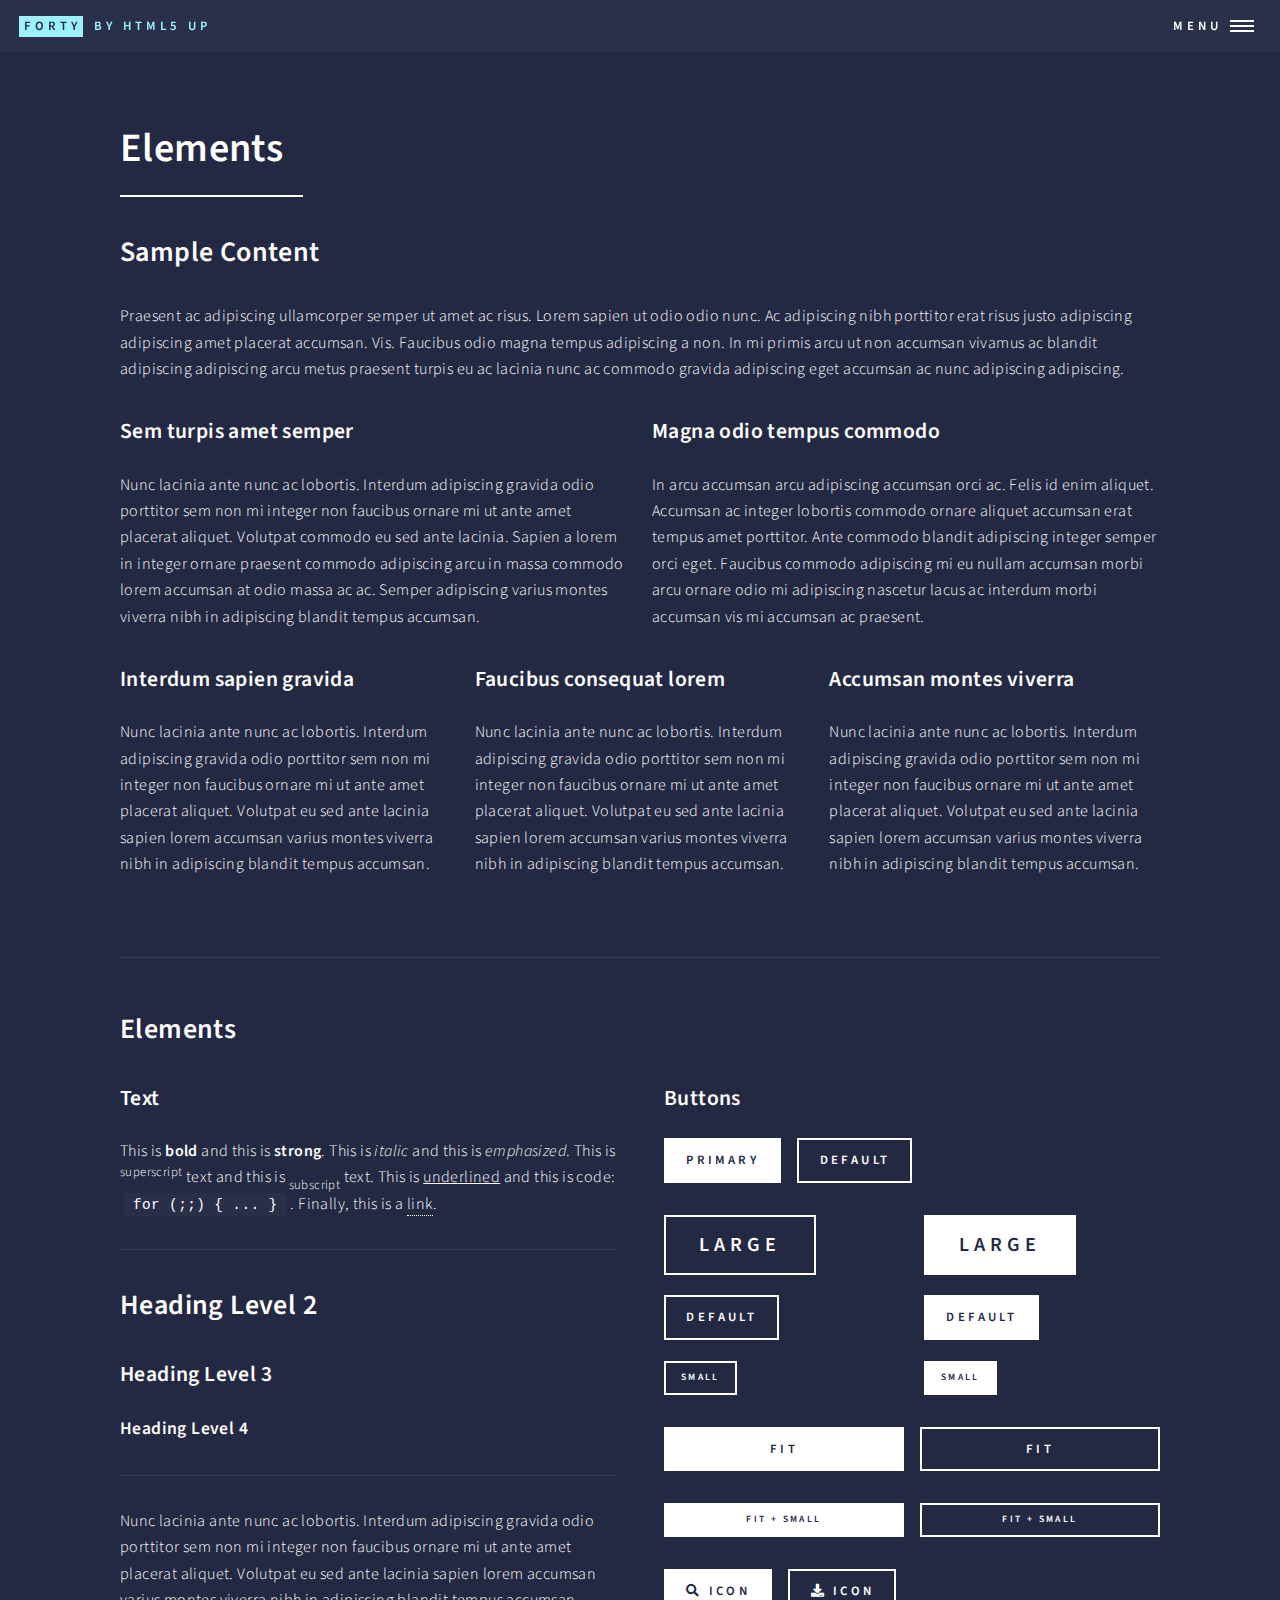
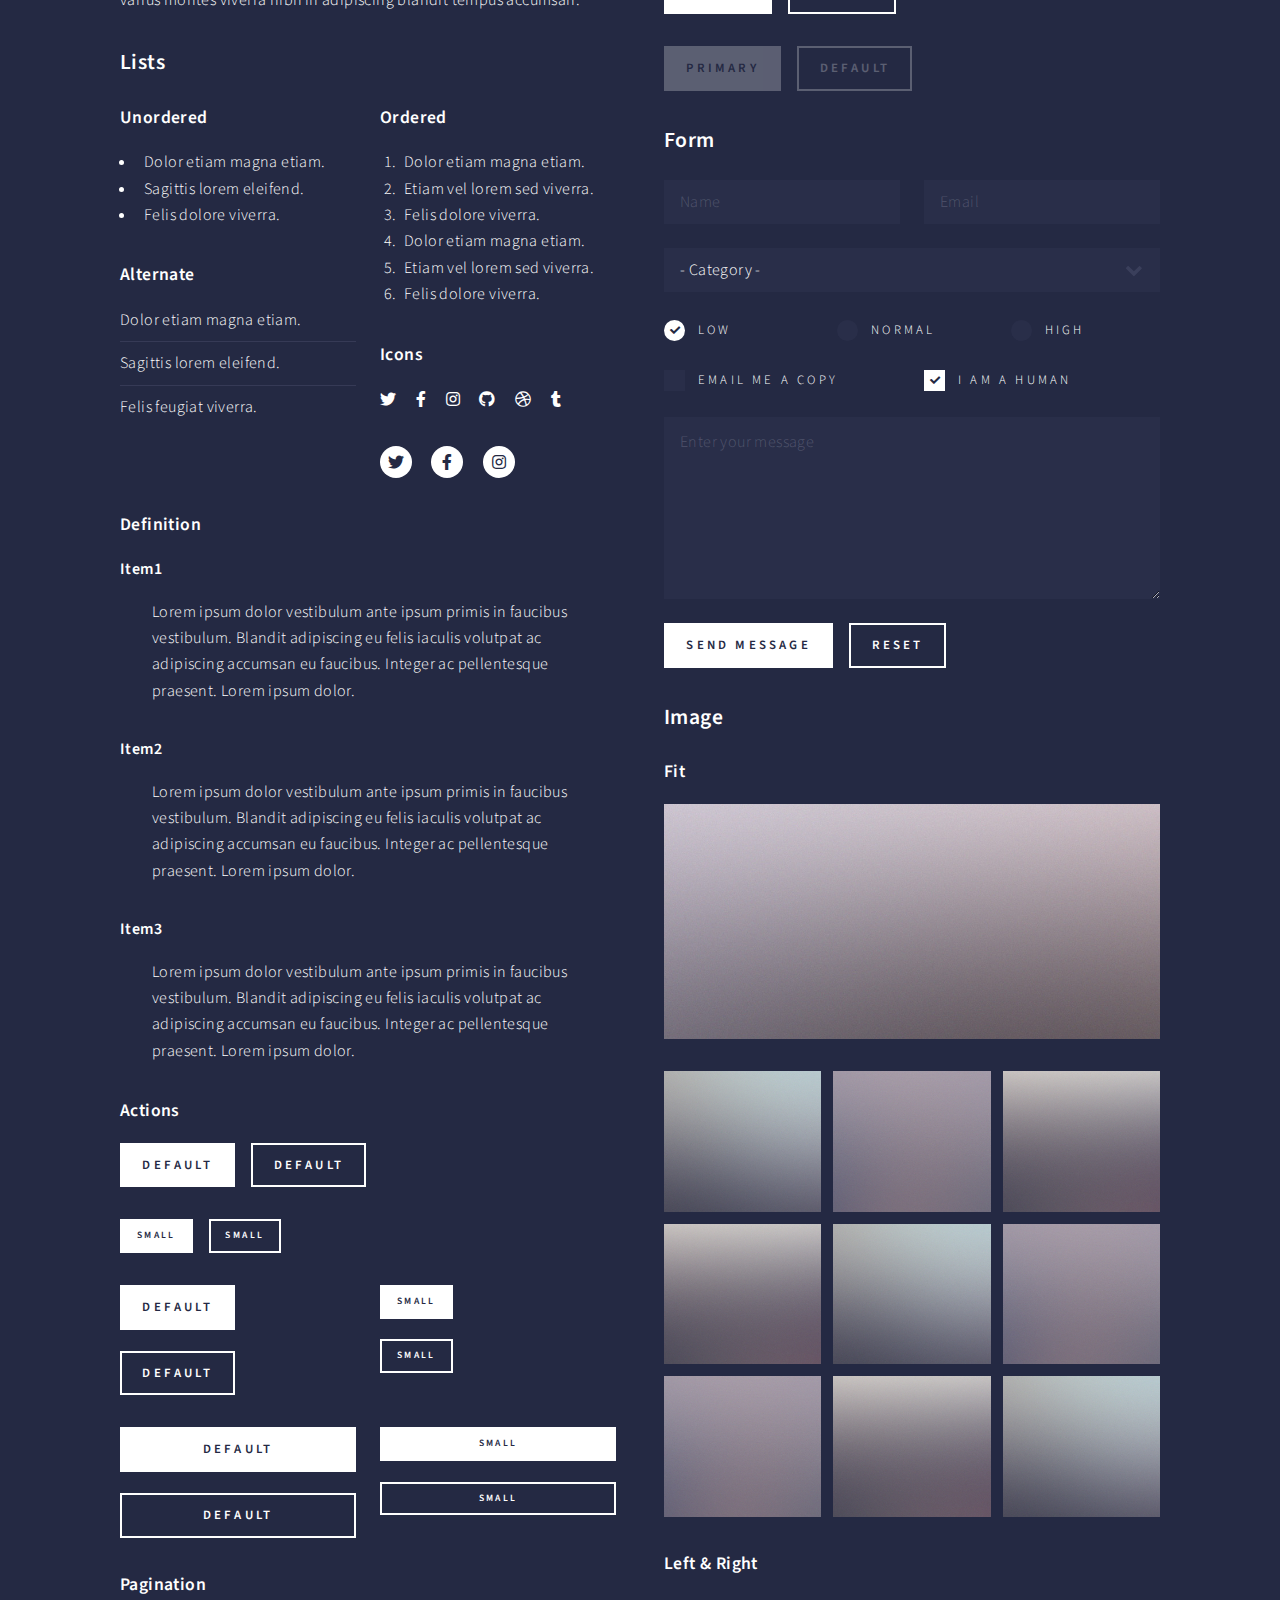
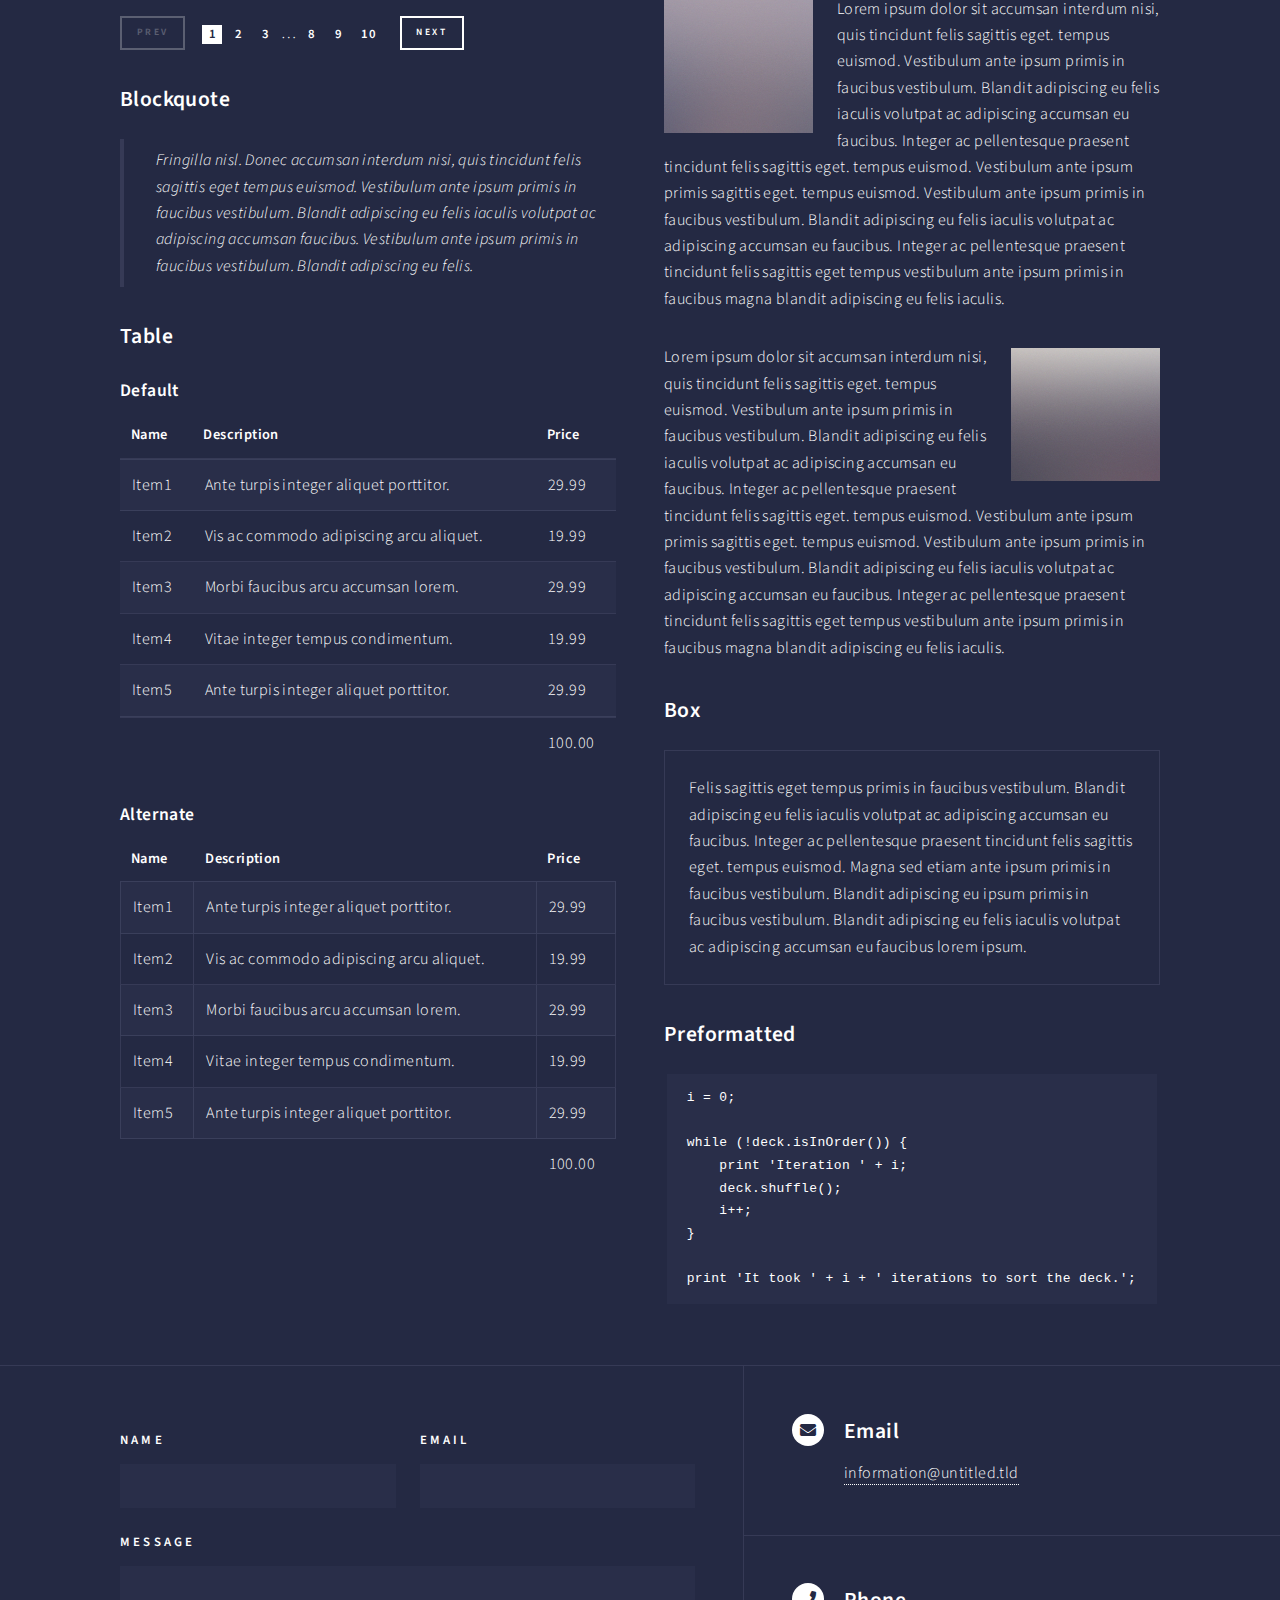
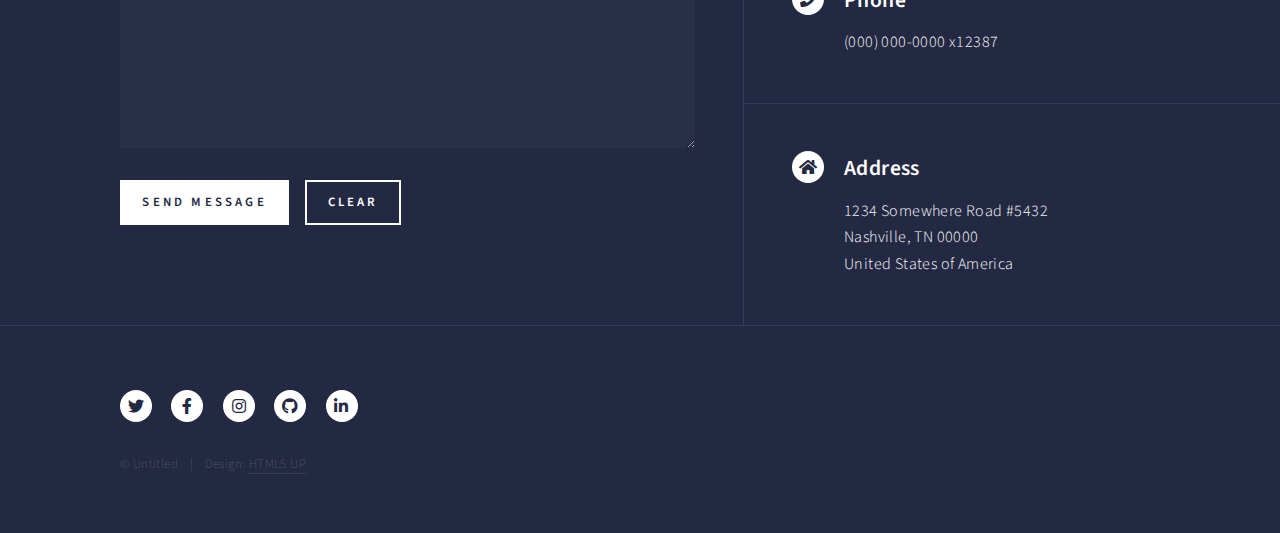
<file: elements.html>
<!DOCTYPE HTML>
<!--
	Forty by HTML5 UP
	html5up.net | @ajlkn
	Free for personal and commercial use under the CCA 3.0 license (html5up.net/license)
-->
<html>
	<head>
		<title>Elements - Forty by HTML5 UP</title>
		<meta charset="utf-8" />
		<meta name="viewport" content="width=device-width, initial-scale=1, user-scalable=no" />
		<link rel="stylesheet" href="assets/css/main.css" />
		<noscript><link rel="stylesheet" href="assets/css/noscript.css" /></noscript>
	</head>
	<body class="is-preload">

		<!-- Wrapper -->
			<div id="wrapper">

				<!-- Header -->
					<header id="header">
						<a href="index.html" class="logo"><strong>Forty</strong> <span>by HTML5 UP</span></a>
						<nav>
							<a href="#menu">Menu</a>
						</nav>
					</header>

				<!-- Menu -->
					<nav id="menu">
						<ul class="links">
							<li><a href="index.html">Home</a></li>
							<li><a href="landing.html">Landing</a></li>
							<li><a href="generic.html">Generic</a></li>
							<li><a href="elements.html">Elements</a></li>
						</ul>
						<ul class="actions stacked">
							<li><a href="#" class="button primary fit">Get Started</a></li>
							<li><a href="#" class="button fit">Log In</a></li>
						</ul>
					</nav>

				<!-- Main -->
					<div id="main" class="alt">

						<!-- One -->
							<section id="one">
								<div class="inner">
									<header class="major">
										<h1>Elements</h1>
									</header>

									<!-- Content -->
										<h2 id="content">Sample Content</h2>
										<p>Praesent ac adipiscing ullamcorper semper ut amet ac risus. Lorem sapien ut odio odio nunc. Ac adipiscing nibh porttitor erat risus justo adipiscing adipiscing amet placerat accumsan. Vis. Faucibus odio magna tempus adipiscing a non. In mi primis arcu ut non accumsan vivamus ac blandit adipiscing adipiscing arcu metus praesent turpis eu ac lacinia nunc ac commodo gravida adipiscing eget accumsan ac nunc adipiscing adipiscing.</p>
										<div class="row">
											<div class="col-6 col-12-small">
												<h3>Sem turpis amet semper</h3>
												<p>Nunc lacinia ante nunc ac lobortis. Interdum adipiscing gravida odio porttitor sem non mi integer non faucibus ornare mi ut ante amet placerat aliquet. Volutpat commodo eu sed ante lacinia. Sapien a lorem in integer ornare praesent commodo adipiscing arcu in massa commodo lorem accumsan at odio massa ac ac. Semper adipiscing varius montes viverra nibh in adipiscing blandit tempus accumsan.</p>
											</div>
											<div class="col-6 col-12-small">
												<h3>Magna odio tempus commodo</h3>
												<p>In arcu accumsan arcu adipiscing accumsan orci ac. Felis id enim aliquet. Accumsan ac integer lobortis commodo ornare aliquet accumsan erat tempus amet porttitor. Ante commodo blandit adipiscing integer semper orci eget. Faucibus commodo adipiscing mi eu nullam accumsan morbi arcu ornare odio mi adipiscing nascetur lacus ac interdum morbi accumsan vis mi accumsan ac praesent.</p>
											</div>
											<!-- Break -->
											<div class="col-4 col-12-medium">
												<h3>Interdum sapien gravida</h3>
												<p>Nunc lacinia ante nunc ac lobortis. Interdum adipiscing gravida odio porttitor sem non mi integer non faucibus ornare mi ut ante amet placerat aliquet. Volutpat eu sed ante lacinia sapien lorem accumsan varius montes viverra nibh in adipiscing blandit tempus accumsan.</p>
											</div>
											<div class="col-4 col-12-medium">
												<h3>Faucibus consequat lorem</h3>
												<p>Nunc lacinia ante nunc ac lobortis. Interdum adipiscing gravida odio porttitor sem non mi integer non faucibus ornare mi ut ante amet placerat aliquet. Volutpat eu sed ante lacinia sapien lorem accumsan varius montes viverra nibh in adipiscing blandit tempus accumsan.</p>
											</div>
											<div class="col-4 col-12-medium">
												<h3>Accumsan montes viverra</h3>
												<p>Nunc lacinia ante nunc ac lobortis. Interdum adipiscing gravida odio porttitor sem non mi integer non faucibus ornare mi ut ante amet placerat aliquet. Volutpat eu sed ante lacinia sapien lorem accumsan varius montes viverra nibh in adipiscing blandit tempus accumsan.</p>
											</div>
										</div>

									<hr class="major" />

									<!-- Elements -->
										<h2 id="elements">Elements</h2>
										<div class="row gtr-200">
											<div class="col-6 col-12-medium">

												<!-- Text stuff -->
													<h3>Text</h3>
													<p>This is <b>bold</b> and this is <strong>strong</strong>. This is <i>italic</i> and this is <em>emphasized</em>.
													This is <sup>superscript</sup> text and this is <sub>subscript</sub> text.
													This is <u>underlined</u> and this is code: <code>for (;;) { ... }</code>.
													Finally, this is a <a href="#">link</a>.</p>
													<hr />
													<h2>Heading Level 2</h2>
													<h3>Heading Level 3</h3>
													<h4>Heading Level 4</h4>
													<hr />
													<p>Nunc lacinia ante nunc ac lobortis. Interdum adipiscing gravida odio porttitor sem non mi integer non faucibus ornare mi ut ante amet placerat aliquet. Volutpat eu sed ante lacinia sapien lorem accumsan varius montes viverra nibh in adipiscing blandit tempus accumsan.</p>

												<!-- Lists -->
													<h3>Lists</h3>
													<div class="row">
														<div class="col-6 col-12-small">

															<h4>Unordered</h4>
															<ul>
																<li>Dolor etiam magna etiam.</li>
																<li>Sagittis lorem eleifend.</li>
																<li>Felis dolore viverra.</li>
															</ul>

															<h4>Alternate</h4>
															<ul class="alt">
																<li>Dolor etiam magna etiam.</li>
																<li>Sagittis lorem eleifend.</li>
																<li>Felis feugiat viverra.</li>
															</ul>

														</div>
														<div class="col-6 col-12-small">

															<h4>Ordered</h4>
															<ol>
																<li>Dolor etiam magna etiam.</li>
																<li>Etiam vel lorem sed viverra.</li>
																<li>Felis dolore viverra.</li>
																<li>Dolor etiam magna etiam.</li>
																<li>Etiam vel lorem sed viverra.</li>
																<li>Felis dolore viverra.</li>
															</ol>

															<h4>Icons</h4>
															<ul class="icons">
																<li><a href="#" class="icon brands fa-twitter"><span class="label">Twitter</span></a></li>
																<li><a href="#" class="icon brands fa-facebook-f"><span class="label">Facebook</span></a></li>
																<li><a href="#" class="icon brands fa-instagram"><span class="label">Instagram</span></a></li>
																<li><a href="#" class="icon brands fa-github"><span class="label">Github</span></a></li>
																<li><a href="#" class="icon brands fa-dribbble"><span class="label">Dribbble</span></a></li>
																<li><a href="#" class="icon brands fa-tumblr"><span class="label">Tumblr</span></a></li>
															</ul>
															<ul class="icons">
																<li><a href="#" class="icon brands alt fa-twitter"><span class="label">Twitter</span></a></li>
																<li><a href="#" class="icon brands alt fa-facebook-f"><span class="label">Facebook</span></a></li>
																<li><a href="#" class="icon brands alt fa-instagram"><span class="label">Instagram</span></a></li>
															</ul>

														</div>
													</div>
													<h4>Definition</h4>
													<dl>
														<dt>Item1</dt>
														<dd>
															<p>Lorem ipsum dolor vestibulum ante ipsum primis in faucibus vestibulum. Blandit adipiscing eu felis iaculis volutpat ac adipiscing accumsan eu faucibus. Integer ac pellentesque praesent. Lorem ipsum dolor.</p>
														</dd>
														<dt>Item2</dt>
														<dd>
															<p>Lorem ipsum dolor vestibulum ante ipsum primis in faucibus vestibulum. Blandit adipiscing eu felis iaculis volutpat ac adipiscing accumsan eu faucibus. Integer ac pellentesque praesent. Lorem ipsum dolor.</p>
														</dd>
														<dt>Item3</dt>
														<dd>
															<p>Lorem ipsum dolor vestibulum ante ipsum primis in faucibus vestibulum. Blandit adipiscing eu felis iaculis volutpat ac adipiscing accumsan eu faucibus. Integer ac pellentesque praesent. Lorem ipsum dolor.</p>
														</dd>
													</dl>

													<h4>Actions</h4>
													<ul class="actions">
														<li><a href="#" class="button primary">Default</a></li>
														<li><a href="#" class="button">Default</a></li>
													</ul>
													<ul class="actions small">
														<li><a href="#" class="button primary small">Small</a></li>
														<li><a href="#" class="button small">Small</a></li>
													</ul>
													<div class="row">
														<div class="col-6 col-12-small">
															<ul class="actions stacked">
																<li><a href="#" class="button primary">Default</a></li>
																<li><a href="#" class="button">Default</a></li>
															</ul>
														</div>
														<div class="col-6 col-12-small">
															<ul class="actions stacked">
																<li><a href="#" class="button primary small">Small</a></li>
																<li><a href="#" class="button small">Small</a></li>
															</ul>
														</div>
														<div class="col-6 col-12-small">
															<ul class="actions stacked">
																<li><a href="#" class="button primary fit">Default</a></li>
																<li><a href="#" class="button fit">Default</a></li>
															</ul>
														</div>
														<div class="col-6 col-12-small">
															<ul class="actions stacked">
																<li><a href="#" class="button primary small fit">Small</a></li>
																<li><a href="#" class="button small fit">Small</a></li>
															</ul>
														</div>
													</div>

													<h4>Pagination</h4>
													<ul class="pagination">
														<li><span class="button small disabled">Prev</span></li>
														<li><a href="#" class="page active">1</a></li>
														<li><a href="#" class="page">2</a></li>
														<li><a href="#" class="page">3</a></li>
														<li><span>&hellip;</span></li>
														<li><a href="#" class="page">8</a></li>
														<li><a href="#" class="page">9</a></li>
														<li><a href="#" class="page">10</a></li>
														<li><a href="#" class="button small">Next</a></li>
													</ul>

												<!-- Blockquote -->
													<h3>Blockquote</h3>
													<blockquote>Fringilla nisl. Donec accumsan interdum nisi, quis tincidunt felis sagittis eget tempus euismod. Vestibulum ante ipsum primis in faucibus vestibulum. Blandit adipiscing eu felis iaculis volutpat ac adipiscing accumsan faucibus. Vestibulum ante ipsum primis in faucibus vestibulum. Blandit adipiscing eu felis.</blockquote>

												<!-- Table -->
													<h3>Table</h3>

													<h4>Default</h4>
													<div class="table-wrapper">
														<table>
															<thead>
																<tr>
																	<th>Name</th>
																	<th>Description</th>
																	<th>Price</th>
																</tr>
															</thead>
															<tbody>
																<tr>
																	<td>Item1</td>
																	<td>Ante turpis integer aliquet porttitor.</td>
																	<td>29.99</td>
																</tr>
																<tr>
																	<td>Item2</td>
																	<td>Vis ac commodo adipiscing arcu aliquet.</td>
																	<td>19.99</td>
																</tr>
																<tr>
																	<td>Item3</td>
																	<td> Morbi faucibus arcu accumsan lorem.</td>
																	<td>29.99</td>
																</tr>
																<tr>
																	<td>Item4</td>
																	<td>Vitae integer tempus condimentum.</td>
																	<td>19.99</td>
																</tr>
																<tr>
																	<td>Item5</td>
																	<td>Ante turpis integer aliquet porttitor.</td>
																	<td>29.99</td>
																</tr>
															</tbody>
															<tfoot>
																<tr>
																	<td colspan="2"></td>
																	<td>100.00</td>
																</tr>
															</tfoot>
														</table>
													</div>

													<h4>Alternate</h4>
													<div class="table-wrapper">
														<table class="alt">
															<thead>
																<tr>
																	<th>Name</th>
																	<th>Description</th>
																	<th>Price</th>
																</tr>
															</thead>
															<tbody>
																<tr>
																	<td>Item1</td>
																	<td>Ante turpis integer aliquet porttitor.</td>
																	<td>29.99</td>
																</tr>
																<tr>
																	<td>Item2</td>
																	<td>Vis ac commodo adipiscing arcu aliquet.</td>
																	<td>19.99</td>
																</tr>
																<tr>
																	<td>Item3</td>
																	<td> Morbi faucibus arcu accumsan lorem.</td>
																	<td>29.99</td>
																</tr>
																<tr>
																	<td>Item4</td>
																	<td>Vitae integer tempus condimentum.</td>
																	<td>19.99</td>
																</tr>
																<tr>
																	<td>Item5</td>
																	<td>Ante turpis integer aliquet porttitor.</td>
																	<td>29.99</td>
																</tr>
															</tbody>
															<tfoot>
																<tr>
																	<td colspan="2"></td>
																	<td>100.00</td>
																</tr>
															</tfoot>
														</table>
													</div>

											</div>
											<div class="col-6 col-12-medium">

												<!-- Buttons -->
													<h3>Buttons</h3>
													<ul class="actions">
														<li><a href="#" class="button primary">Primary</a></li>
														<li><a href="#" class="button">Default</a></li>
													</ul>
													<div class="row">
														<div class="col-6 col-12-xsmall">
															<ul class="actions stacked">
																<li><a href="#" class="button large">Large</a></li>
																<li><a href="#" class="button">Default</a></li>
																<li><a href="#" class="button small">Small</a></li>
															</ul>
														</div>
														<div class="col-6 col-12-xsmall">
															<ul class="actions stacked">
																<li><a href="#" class="button primary large">Large</a></li>
																<li><a href="#" class="button primary">Default</a></li>
																<li><a href="#" class="button primary small">Small</a></li>
															</ul>
														</div>
													</div>
													<ul class="actions fit">
														<li><a href="#" class="button primary fit">Fit</a></li>
														<li><a href="#" class="button fit">Fit</a></li>
													</ul>
													<ul class="actions fit small">
														<li><a href="#" class="button primary fit small">Fit + Small</a></li>
														<li><a href="#" class="button fit small">Fit + Small</a></li>
													</ul>
													<ul class="actions">
														<li><a href="#" class="button primary icon solid fa-search">Icon</a></li>
														<li><a href="#" class="button icon solid fa-download">Icon</a></li>
													</ul>
													<ul class="actions">
														<li><span class="button primary disabled">Primary</span></li>
														<li><span class="button disabled">Default</span></li>
													</ul>

												<!-- Form -->
													<h3>Form</h3>

													<form method="post" action="#">
														<div class="row gtr-uniform">
															<div class="col-6 col-12-xsmall">
																<input type="text" name="demo-name" id="demo-name" value="" placeholder="Name" />
															</div>
															<div class="col-6 col-12-xsmall">
																<input type="email" name="demo-email" id="demo-email" value="" placeholder="Email" />
															</div>
															<!-- Break -->
															<div class="col-12">
																<select name="demo-category" id="demo-category">
																	<option value="">- Category -</option>
																	<option value="1">Manufacturing</option>
																	<option value="1">Shipping</option>
																	<option value="1">Administration</option>
																	<option value="1">Human Resources</option>
																</select>
															</div>
															<!-- Break -->
															<div class="col-4 col-12-small">
																<input type="radio" id="demo-priority-low" name="demo-priority" checked>
																<label for="demo-priority-low">Low</label>
															</div>
															<div class="col-4 col-12-small">
																<input type="radio" id="demo-priority-normal" name="demo-priority">
																<label for="demo-priority-normal">Normal</label>
															</div>
															<div class="col-4 col-12-small">
																<input type="radio" id="demo-priority-high" name="demo-priority">
																<label for="demo-priority-high">High</label>
															</div>
															<!-- Break -->
															<div class="col-6 col-12-small">
																<input type="checkbox" id="demo-copy" name="demo-copy">
																<label for="demo-copy">Email me a copy</label>
															</div>
															<div class="col-6 col-12-small">
																<input type="checkbox" id="demo-human" name="demo-human" checked>
																<label for="demo-human">I am a human</label>
															</div>
															<!-- Break -->
															<div class="col-12">
																<textarea name="demo-message" id="demo-message" placeholder="Enter your message" rows="6"></textarea>
															</div>
															<!-- Break -->
															<div class="col-12">
																<ul class="actions">
																	<li><input type="submit" value="Send Message" class="primary" /></li>
																	<li><input type="reset" value="Reset" /></li>
																</ul>
															</div>
														</div>
													</form>

												<!-- Image -->
													<h3>Image</h3>

													<h4>Fit</h4>
													<span class="image fit"><img src="images/pic03.jpg" alt="" /></span>
													<div class="box alt">
														<div class="row gtr-50 gtr-uniform">
															<div class="col-4"><span class="image fit"><img src="images/pic08.jpg" alt="" /></span></div>
															<div class="col-4"><span class="image fit"><img src="images/pic09.jpg" alt="" /></span></div>
															<div class="col-4"><span class="image fit"><img src="images/pic10.jpg" alt="" /></span></div>
															<!-- Break -->
															<div class="col-4"><span class="image fit"><img src="images/pic10.jpg" alt="" /></span></div>
															<div class="col-4"><span class="image fit"><img src="images/pic08.jpg" alt="" /></span></div>
															<div class="col-4"><span class="image fit"><img src="images/pic09.jpg" alt="" /></span></div>
															<!-- Break -->
															<div class="col-4"><span class="image fit"><img src="images/pic09.jpg" alt="" /></span></div>
															<div class="col-4"><span class="image fit"><img src="images/pic10.jpg" alt="" /></span></div>
															<div class="col-4"><span class="image fit"><img src="images/pic08.jpg" alt="" /></span></div>
														</div>
													</div>

													<h4>Left &amp; Right</h4>
													<p><span class="image left"><img src="images/pic09.jpg" alt="" /></span>Lorem ipsum dolor sit accumsan interdum nisi, quis tincidunt felis sagittis eget. tempus euismod. Vestibulum ante ipsum primis in faucibus vestibulum. Blandit adipiscing eu felis iaculis volutpat ac adipiscing accumsan eu faucibus. Integer ac pellentesque praesent tincidunt felis sagittis eget. tempus euismod. Vestibulum ante ipsum primis sagittis eget. tempus euismod. Vestibulum ante ipsum primis in faucibus vestibulum. Blandit adipiscing eu felis iaculis volutpat ac adipiscing accumsan eu faucibus. Integer ac pellentesque praesent tincidunt felis sagittis eget tempus vestibulum ante ipsum primis in faucibus magna blandit adipiscing eu felis iaculis.</p>
													<p><span class="image right"><img src="images/pic10.jpg" alt="" /></span>Lorem ipsum dolor sit accumsan interdum nisi, quis tincidunt felis sagittis eget. tempus euismod. Vestibulum ante ipsum primis in faucibus vestibulum. Blandit adipiscing eu felis iaculis volutpat ac adipiscing accumsan eu faucibus. Integer ac pellentesque praesent tincidunt felis sagittis eget. tempus euismod. Vestibulum ante ipsum primis sagittis eget. tempus euismod. Vestibulum ante ipsum primis in faucibus vestibulum. Blandit adipiscing eu felis iaculis volutpat ac adipiscing accumsan eu faucibus. Integer ac pellentesque praesent tincidunt felis sagittis eget tempus vestibulum ante ipsum primis in faucibus magna blandit adipiscing eu felis iaculis.</p>

												<!-- Box -->
													<h3>Box</h3>
													<div class="box">
														<p>Felis sagittis eget tempus primis in faucibus vestibulum. Blandit adipiscing eu felis iaculis volutpat ac adipiscing accumsan eu faucibus. Integer ac pellentesque praesent tincidunt felis sagittis eget. tempus euismod. Magna sed etiam ante ipsum primis in faucibus vestibulum. Blandit adipiscing eu ipsum primis in faucibus vestibulum. Blandit adipiscing eu felis iaculis volutpat ac adipiscing accumsan eu faucibus lorem ipsum.</p>
													</div>

												<!-- Preformatted Code -->
													<h3>Preformatted</h3>
													<pre><code>i = 0;

while (!deck.isInOrder()) {
    print 'Iteration ' + i;
    deck.shuffle();
    i++;
}

print 'It took ' + i + ' iterations to sort the deck.';
</code></pre>

											</div>
										</div>

								</div>
							</section>

					</div>

				<!-- Contact -->
					<section id="contact">
						<div class="inner">
							<section>
								<form method="post" action="#">
									<div class="fields">
										<div class="field half">
											<label for="name">Name</label>
											<input type="text" name="name" id="name" />
										</div>
										<div class="field half">
											<label for="email">Email</label>
											<input type="text" name="email" id="email" />
										</div>
										<div class="field">
											<label for="message">Message</label>
											<textarea name="message" id="message" rows="6"></textarea>
										</div>
									</div>
									<ul class="actions">
										<li><input type="submit" value="Send Message" class="primary" /></li>
										<li><input type="reset" value="Clear" /></li>
									</ul>
								</form>
							</section>
							<section class="split">
								<section>
									<div class="contact-method">
										<span class="icon solid alt fa-envelope"></span>
										<h3>Email</h3>
										<a href="#">information@untitled.tld</a>
									</div>
								</section>
								<section>
									<div class="contact-method">
										<span class="icon solid alt fa-phone"></span>
										<h3>Phone</h3>
										<span>(000) 000-0000 x12387</span>
									</div>
								</section>
								<section>
									<div class="contact-method">
										<span class="icon solid alt fa-home"></span>
										<h3>Address</h3>
										<span>1234 Somewhere Road #5432<br />
										Nashville, TN 00000<br />
										United States of America</span>
									</div>
								</section>
							</section>
						</div>
					</section>

				<!-- Footer -->
					<footer id="footer">
						<div class="inner">
							<ul class="icons">
								<li><a href="#" class="icon brands alt fa-twitter"><span class="label">Twitter</span></a></li>
								<li><a href="#" class="icon brands alt fa-facebook-f"><span class="label">Facebook</span></a></li>
								<li><a href="#" class="icon brands alt fa-instagram"><span class="label">Instagram</span></a></li>
								<li><a href="#" class="icon brands alt fa-github"><span class="label">GitHub</span></a></li>
								<li><a href="#" class="icon brands alt fa-linkedin-in"><span class="label">LinkedIn</span></a></li>
							</ul>
							<ul class="copyright">
								<li>&copy; Untitled</li><li>Design: <a href="https://html5up.net">HTML5 UP</a></li>
							</ul>
						</div>
					</footer>

			</div>

		<!-- Scripts -->
			<script src="assets/js/jquery.min.js"></script>
			<script src="assets/js/jquery.scrolly.min.js"></script>
			<script src="assets/js/jquery.scrollex.min.js"></script>
			<script src="assets/js/browser.min.js"></script>
			<script src="assets/js/breakpoints.min.js"></script>
			<script src="assets/js/util.js"></script>
			<script src="assets/js/main.js"></script>

	</body>
</html>
</file>
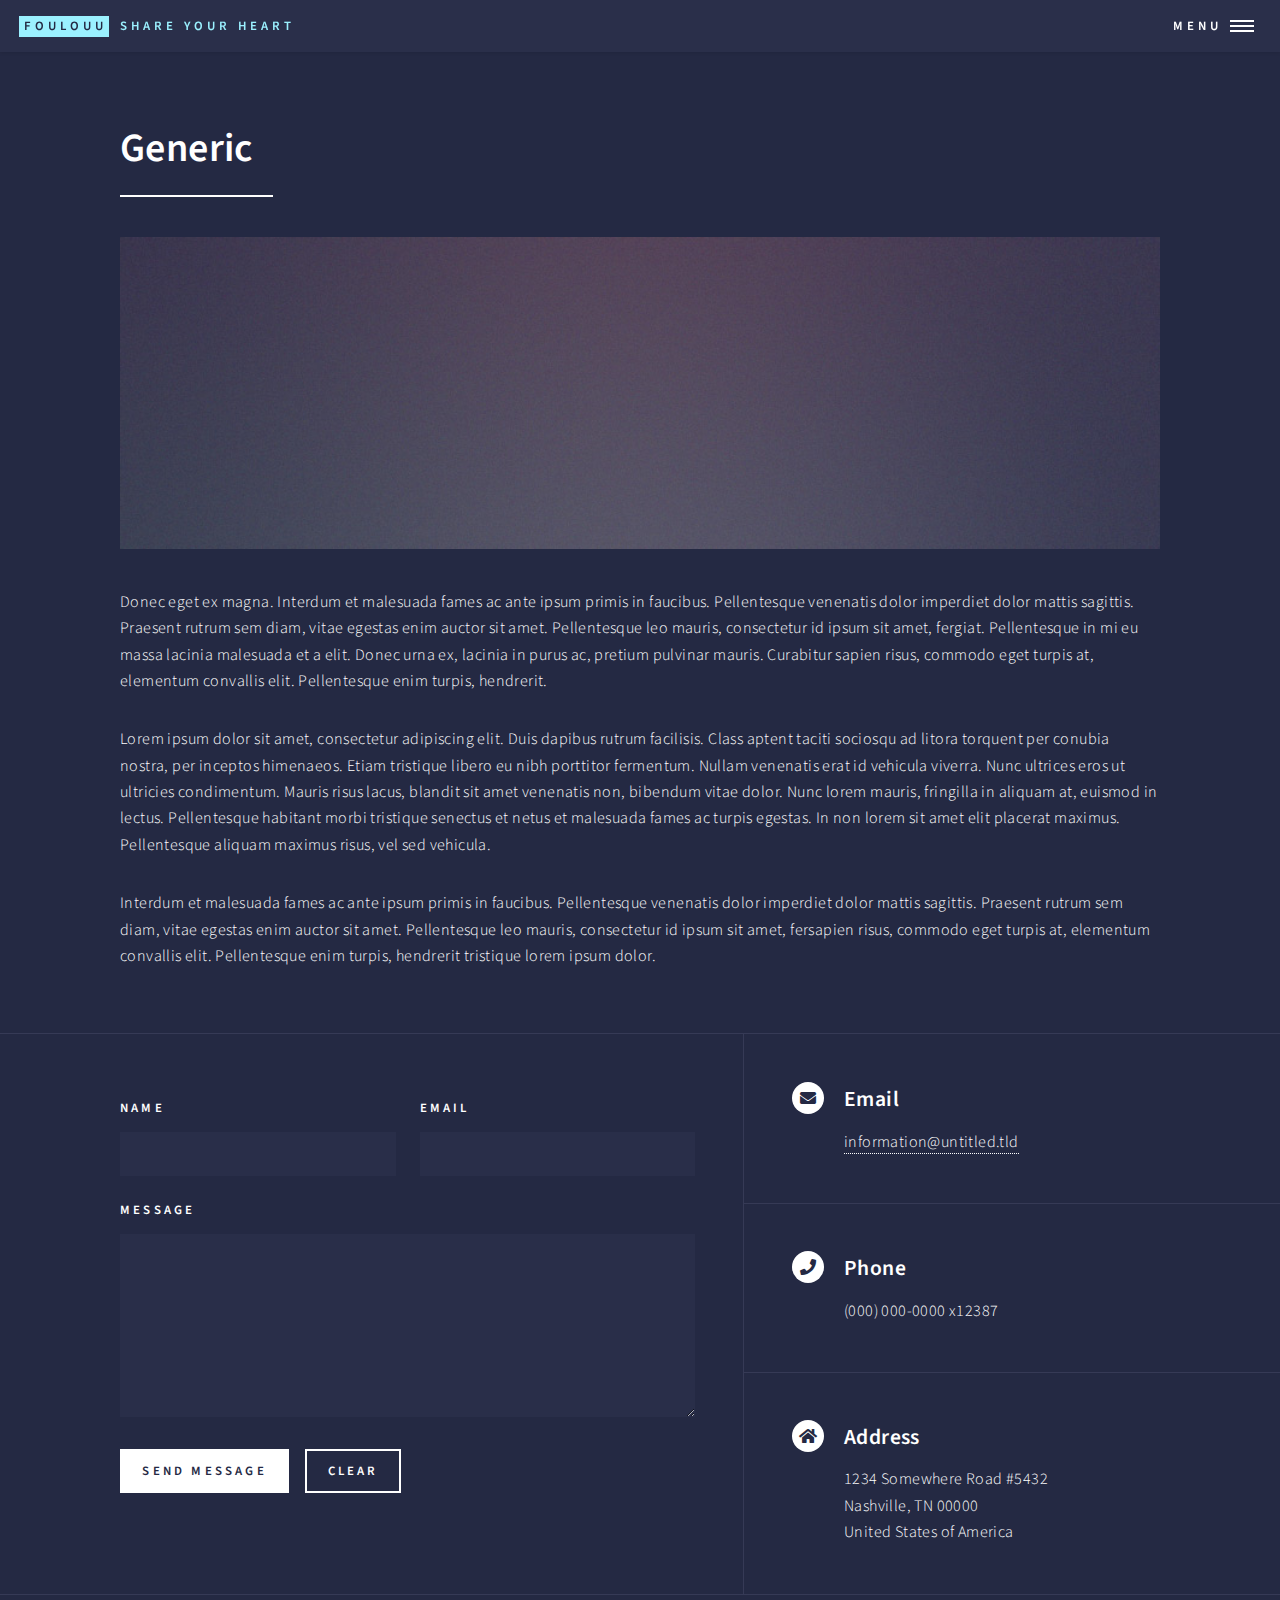
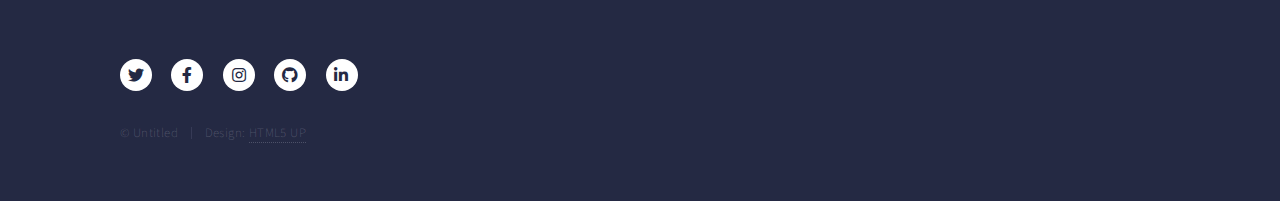
<file: generic.html>
<!DOCTYPE HTML>
<!--
	Forty by HTML5 UP
	html5up.net | @ajlkn
	Free for personal and commercial use under the CCA 3.0 license (html5up.net/license)
-->
<html>
	<head>
		<title>foulouugeneric</title>
		<meta charset="utf-8" />
		<meta name="viewport" content="width=device-width, initial-scale=1, user-scalable=no" />
		<link rel="stylesheet" href="assets/css/main.css" />
		<noscript><link rel="stylesheet" href="assets/css/noscript.css" /></noscript>
	</head>
	<body class="is-preload">

		<!-- Wrapper -->
			<div id="wrapper">

				<!-- Header -->
					<header id="header">
						<a href="index.html" class="logo"><strong>foulouu</strong> <span>share your heart</span></a>
						<nav>
							<a href="#menu">Menu</a>
						</nav>
					</header>

				<!-- Menu -->
					<nav id="menu">
						<ul class="links">
							<li><a href="index.html">Home</a></li>
							<li><a href="landing.html">Landing</a></li>
							<li><a href="generic.html">Generic</a></li>
							<li><a href="elements.html">Elements</a></li>
						</ul>
						<ul class="actions stacked">
							<li><a href="#" class="button primary fit">Get Started</a></li>
							<li><a href="#" class="button fit">Log In</a></li>
						</ul>
					</nav>

				<!-- Main -->
					<div id="main" class="alt">

						<!-- One -->
							<section id="one">
								<div class="inner">
									<header class="major">
										<h1>Generic</h1>
									</header>
									<span class="image main"><img src="images/pic11.jpg" alt="" /></span>
									<p>Donec eget ex magna. Interdum et malesuada fames ac ante ipsum primis in faucibus. Pellentesque venenatis dolor imperdiet dolor mattis sagittis. Praesent rutrum sem diam, vitae egestas enim auctor sit amet. Pellentesque leo mauris, consectetur id ipsum sit amet, fergiat. Pellentesque in mi eu massa lacinia malesuada et a elit. Donec urna ex, lacinia in purus ac, pretium pulvinar mauris. Curabitur sapien risus, commodo eget turpis at, elementum convallis elit. Pellentesque enim turpis, hendrerit.</p>
									<p>Lorem ipsum dolor sit amet, consectetur adipiscing elit. Duis dapibus rutrum facilisis. Class aptent taciti sociosqu ad litora torquent per conubia nostra, per inceptos himenaeos. Etiam tristique libero eu nibh porttitor fermentum. Nullam venenatis erat id vehicula viverra. Nunc ultrices eros ut ultricies condimentum. Mauris risus lacus, blandit sit amet venenatis non, bibendum vitae dolor. Nunc lorem mauris, fringilla in aliquam at, euismod in lectus. Pellentesque habitant morbi tristique senectus et netus et malesuada fames ac turpis egestas. In non lorem sit amet elit placerat maximus. Pellentesque aliquam maximus risus, vel sed vehicula.</p>
									<p>Interdum et malesuada fames ac ante ipsum primis in faucibus. Pellentesque venenatis dolor imperdiet dolor mattis sagittis. Praesent rutrum sem diam, vitae egestas enim auctor sit amet. Pellentesque leo mauris, consectetur id ipsum sit amet, fersapien risus, commodo eget turpis at, elementum convallis elit. Pellentesque enim turpis, hendrerit tristique lorem ipsum dolor.</p>
								</div>
							</section>

					</div>

				<!-- Contact -->
					<section id="contact">
						<div class="inner">
							<section>
								<form method="post" action="#">
									<div class="fields">
										<div class="field half">
											<label for="name">Name</label>
											<input type="text" name="name" id="name" />
										</div>
										<div class="field half">
											<label for="email">Email</label>
											<input type="text" name="email" id="email" />
										</div>
										<div class="field">
											<label for="message">Message</label>
											<textarea name="message" id="message" rows="6"></textarea>
										</div>
									</div>
									<ul class="actions">
										<li><input type="submit" value="Send Message" class="primary" /></li>
										<li><input type="reset" value="Clear" /></li>
									</ul>
								</form>
							</section>
							<section class="split">
								<section>
									<div class="contact-method">
										<span class="icon solid alt fa-envelope"></span>
										<h3>Email</h3>
										<a href="#">information@untitled.tld</a>
									</div>
								</section>
								<section>
									<div class="contact-method">
										<span class="icon solid alt fa-phone"></span>
										<h3>Phone</h3>
										<span>(000) 000-0000 x12387</span>
									</div>
								</section>
								<section>
									<div class="contact-method">
										<span class="icon solid alt fa-home"></span>
										<h3>Address</h3>
										<span>1234 Somewhere Road #5432<br />
										Nashville, TN 00000<br />
										United States of America</span>
									</div>
								</section>
							</section>
						</div>
					</section>

				<!-- Footer -->
					<footer id="footer">
						<div class="inner">
							<ul class="icons">
								<li><a href="#" class="icon brands alt fa-twitter"><span class="label">Twitter</span></a></li>
								<li><a href="#" class="icon brands alt fa-facebook-f"><span class="label">Facebook</span></a></li>
								<li><a href="#" class="icon brands alt fa-instagram"><span class="label">Instagram</span></a></li>
								<li><a href="#" class="icon brands alt fa-github"><span class="label">GitHub</span></a></li>
								<li><a href="#" class="icon brands alt fa-linkedin-in"><span class="label">LinkedIn</span></a></li>
							</ul>
							<ul class="copyright">
								<li>&copy; Untitled</li><li>Design: <a href="https://html5up.net">HTML5 UP</a></li>
							</ul>
						</div>
					</footer>

			</div>

		<!-- Scripts -->
			<script src="assets/js/jquery.min.js"></script>
			<script src="assets/js/jquery.scrolly.min.js"></script>
			<script src="assets/js/jquery.scrollex.min.js"></script>
			<script src="assets/js/browser.min.js"></script>
			<script src="assets/js/breakpoints.min.js"></script>
			<script src="assets/js/util.js"></script>
			<script src="assets/js/main.js"></script>

	</body>
</html>
</file>
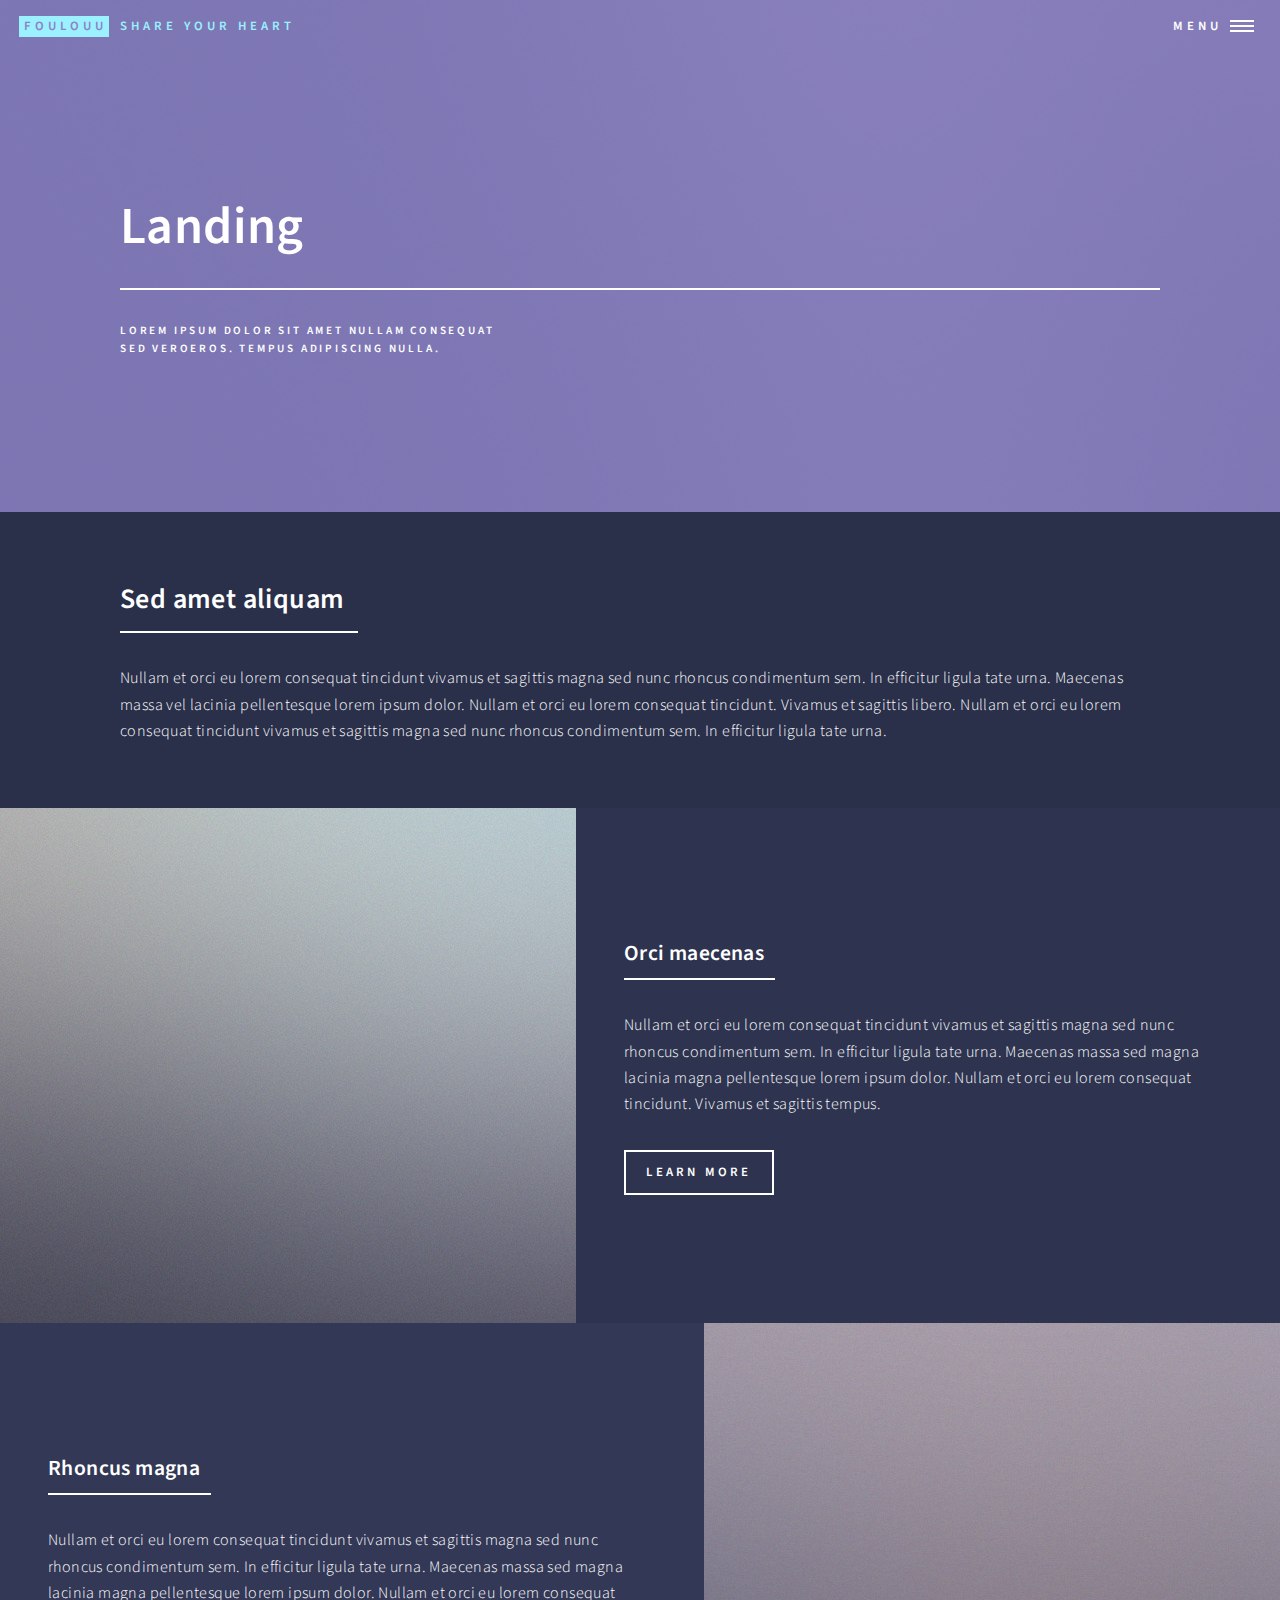
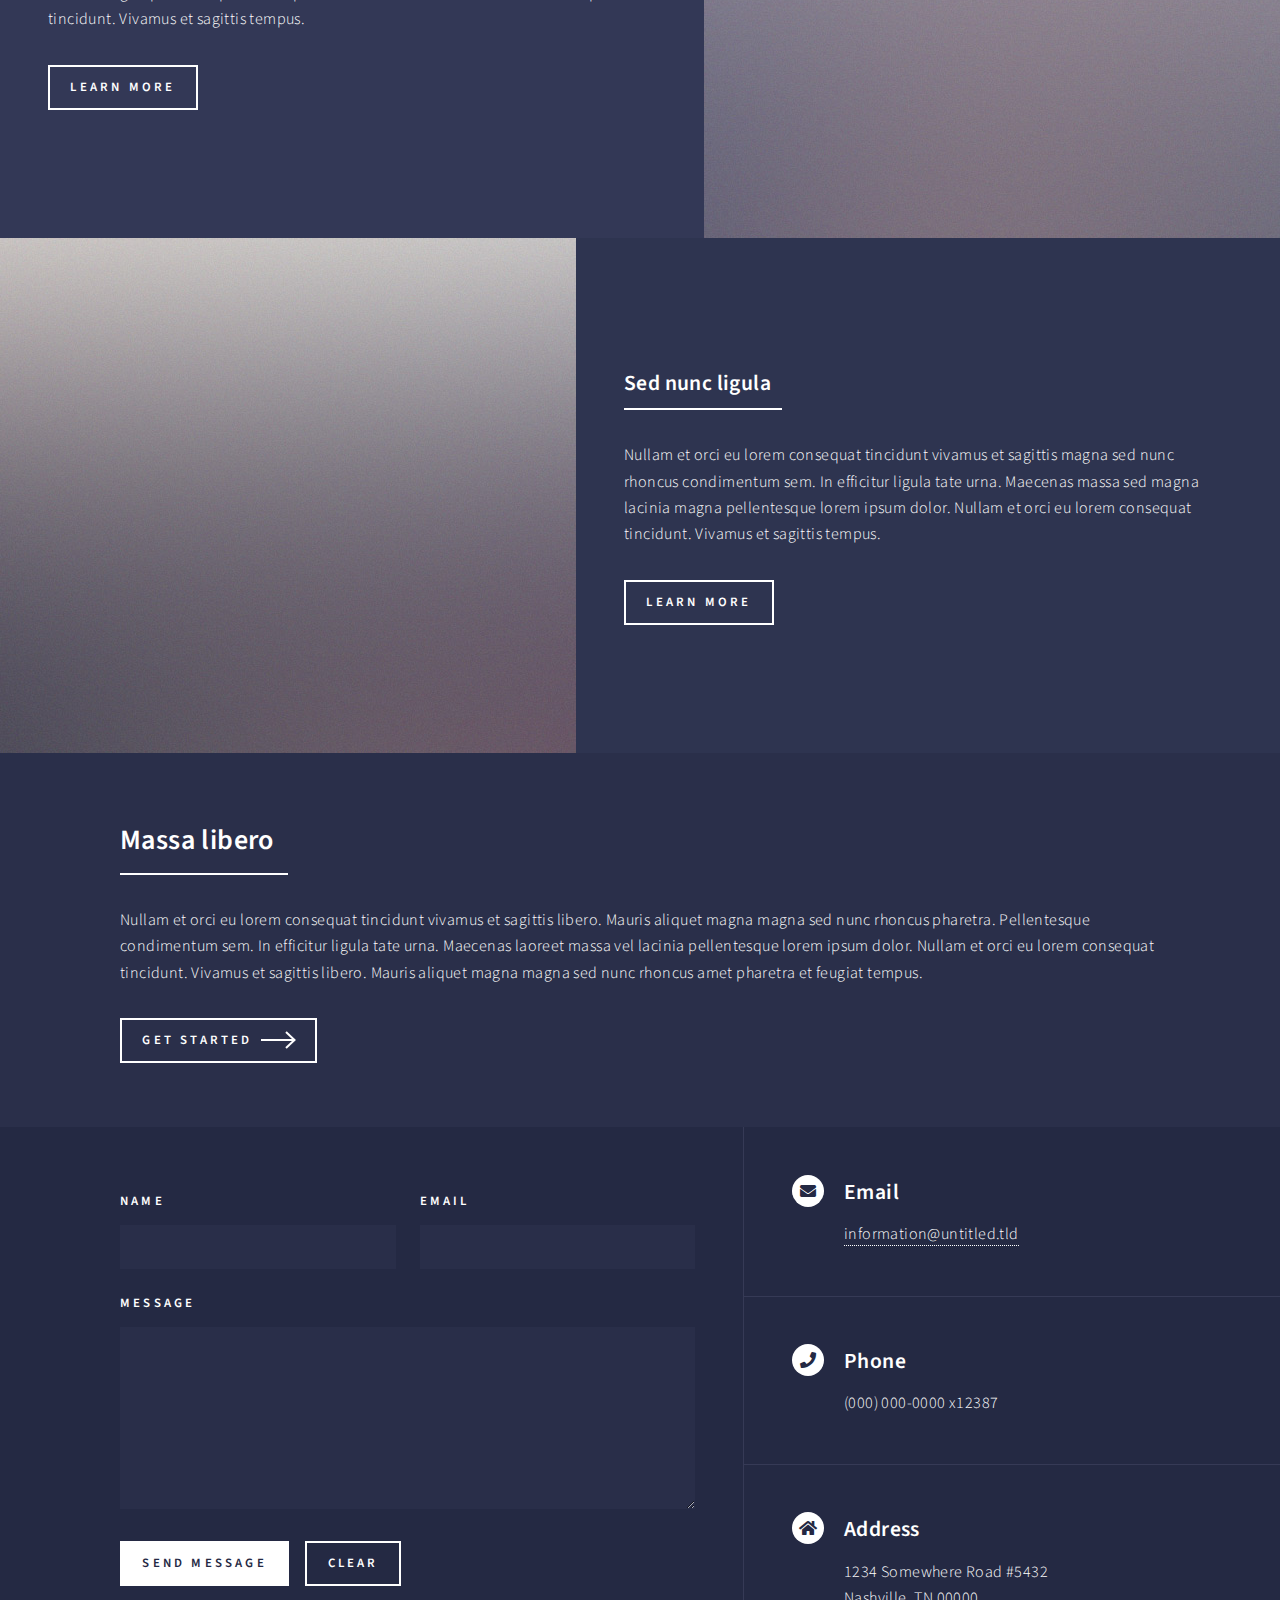
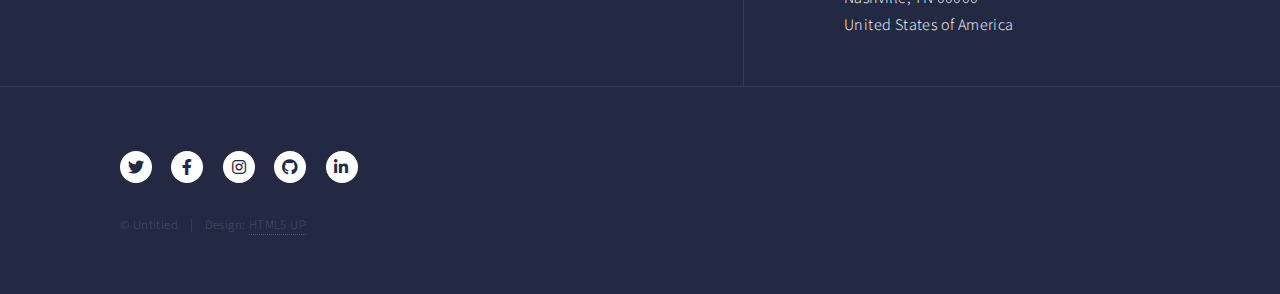
<file: landing.html>
<!DOCTYPE HTML>
<!--
	Forty by HTML5 UP
	html5up.net | @ajlkn
	Free for personal and commercial use under the CCA 3.0 license (html5up.net/license)
-->
<html>
	<head>
		<title>Landing - Forty by HTML5 UP</title>
		<meta charset="utf-8" />
		<meta name="viewport" content="width=device-width, initial-scale=1, user-scalable=no" />
		<link rel="stylesheet" href="assets/css/main.css" />
		<noscript><link rel="stylesheet" href="assets/css/noscript.css" /></noscript>
	</head>
	<body class="is-preload">

		<!-- Wrapper -->
			<div id="wrapper">

				<!-- Header -->
				<!-- Note: The "styleN" class below should match that of the banner element. -->
					<header id="header" class="alt style2">
						<a href="index.html" class="logo"><strong>foulouu</strong> <span>share your heart</span></a>
						<nav>
							<a href="#menu">Menu</a>
						</nav>
					</header>

				<!-- Menu -->
					<nav id="menu">
						<ul class="links">
							<li><a href="index.html">Home</a></li>
							<li><a href="landing.html">Landing</a></li>
							<li><a href="generic.html">Generic</a></li>
							<li><a href="elements.html">Elements</a></li>
						</ul>
						<ul class="actions stacked">
							<li><a href="#" class="button primary fit">Get Started</a></li>
							<li><a href="#" class="button fit">Log In</a></li>
						</ul>
					</nav>

				<!-- Banner -->
				<!-- Note: The "styleN" class below should match that of the header element. -->
					<section id="banner" class="style2">
						<div class="inner">
							<span class="image">
								<img src="images/pic07.jpg" alt="" />
							</span>
							<header class="major">
								<h1>Landing</h1>
							</header>
							<div class="content">
								<p>Lorem ipsum dolor sit amet nullam consequat<br />
								sed veroeros. tempus adipiscing nulla.</p>
							</div>
						</div>
					</section>

				<!-- Main -->
					<div id="main">

						<!-- One -->
							<section id="one">
								<div class="inner">
									<header class="major">
										<h2>Sed amet aliquam</h2>
									</header>
									<p>Nullam et orci eu lorem consequat tincidunt vivamus et sagittis magna sed nunc rhoncus condimentum sem. In efficitur ligula tate urna. Maecenas massa vel lacinia pellentesque lorem ipsum dolor. Nullam et orci eu lorem consequat tincidunt. Vivamus et sagittis libero. Nullam et orci eu lorem consequat tincidunt vivamus et sagittis magna sed nunc rhoncus condimentum sem. In efficitur ligula tate urna.</p>
								</div>
							</section>

						<!-- Two -->
							<section id="two" class="spotlights">
								<section>
									<a href="generic.html" class="image">
										<img src="images/pic08.jpg" alt="" data-position="center center" />
									</a>
									<div class="content">
										<div class="inner">
											<header class="major">
												<h3>Orci maecenas</h3>
											</header>
											<p>Nullam et orci eu lorem consequat tincidunt vivamus et sagittis magna sed nunc rhoncus condimentum sem. In efficitur ligula tate urna. Maecenas massa sed magna lacinia magna pellentesque lorem ipsum dolor. Nullam et orci eu lorem consequat tincidunt. Vivamus et sagittis tempus.</p>
											<ul class="actions">
												<li><a href="generic.html" class="button">Learn more</a></li>
											</ul>
										</div>
									</div>
								</section>
								<section>
									<a href="generic.html" class="image">
										<img src="images/pic09.jpg" alt="" data-position="top center" />
									</a>
									<div class="content">
										<div class="inner">
											<header class="major">
												<h3>Rhoncus magna</h3>
											</header>
											<p>Nullam et orci eu lorem consequat tincidunt vivamus et sagittis magna sed nunc rhoncus condimentum sem. In efficitur ligula tate urna. Maecenas massa sed magna lacinia magna pellentesque lorem ipsum dolor. Nullam et orci eu lorem consequat tincidunt. Vivamus et sagittis tempus.</p>
											<ul class="actions">
												<li><a href="generic.html" class="button">Learn more</a></li>
											</ul>
										</div>
									</div>
								</section>
								<section>
									<a href="generic.html" class="image">
										<img src="images/pic10.jpg" alt="" data-position="25% 25%" />
									</a>
									<div class="content">
										<div class="inner">
											<header class="major">
												<h3>Sed nunc ligula</h3>
											</header>
											<p>Nullam et orci eu lorem consequat tincidunt vivamus et sagittis magna sed nunc rhoncus condimentum sem. In efficitur ligula tate urna. Maecenas massa sed magna lacinia magna pellentesque lorem ipsum dolor. Nullam et orci eu lorem consequat tincidunt. Vivamus et sagittis tempus.</p>
											<ul class="actions">
												<li><a href="generic.html" class="button">Learn more</a></li>
											</ul>
										</div>
									</div>
								</section>
							</section>

						<!-- Three -->
							<section id="three">
								<div class="inner">
									<header class="major">
										<h2>Massa libero</h2>
									</header>
									<p>Nullam et orci eu lorem consequat tincidunt vivamus et sagittis libero. Mauris aliquet magna magna sed nunc rhoncus pharetra. Pellentesque condimentum sem. In efficitur ligula tate urna. Maecenas laoreet massa vel lacinia pellentesque lorem ipsum dolor. Nullam et orci eu lorem consequat tincidunt. Vivamus et sagittis libero. Mauris aliquet magna magna sed nunc rhoncus amet pharetra et feugiat tempus.</p>
									<ul class="actions">
										<li><a href="generic.html" class="button next">Get Started</a></li>
									</ul>
								</div>
							</section>

					</div>

				<!-- Contact -->
					<section id="contact">
						<div class="inner">
							<section>
								<form method="post" action="#">
									<div class="fields">
										<div class="field half">
											<label for="name">Name</label>
											<input type="text" name="name" id="name" />
										</div>
										<div class="field half">
											<label for="email">Email</label>
											<input type="text" name="email" id="email" />
										</div>
										<div class="field">
											<label for="message">Message</label>
											<textarea name="message" id="message" rows="6"></textarea>
										</div>
									</div>
									<ul class="actions">
										<li><input type="submit" value="Send Message" class="primary" /></li>
										<li><input type="reset" value="Clear" /></li>
									</ul>
								</form>
							</section>
							<section class="split">
								<section>
									<div class="contact-method">
										<span class="icon solid alt fa-envelope"></span>
										<h3>Email</h3>
										<a href="#">information@untitled.tld</a>
									</div>
								</section>
								<section>
									<div class="contact-method">
										<span class="icon solid alt fa-phone"></span>
										<h3>Phone</h3>
										<span>(000) 000-0000 x12387</span>
									</div>
								</section>
								<section>
									<div class="contact-method">
										<span class="icon solid alt fa-home"></span>
										<h3>Address</h3>
										<span>1234 Somewhere Road #5432<br />
										Nashville, TN 00000<br />
										United States of America</span>
									</div>
								</section>
							</section>
						</div>
					</section>

				<!-- Footer -->
					<footer id="footer">
						<div class="inner">
							<ul class="icons">
								<li><a href="#" class="icon brands alt fa-twitter"><span class="label">Twitter</span></a></li>
								<li><a href="#" class="icon brands alt fa-facebook-f"><span class="label">Facebook</span></a></li>
								<li><a href="#" class="icon brands alt fa-instagram"><span class="label">Instagram</span></a></li>
								<li><a href="#" class="icon brands alt fa-github"><span class="label">GitHub</span></a></li>
								<li><a href="#" class="icon brands alt fa-linkedin-in"><span class="label">LinkedIn</span></a></li>
							</ul>
							<ul class="copyright">
								<li>&copy; Untitled</li><li>Design: <a href="https://html5up.net">HTML5 UP</a></li>
							</ul>
						</div>
					</footer>

			</div>

		<!-- Scripts -->
			<script src="assets/js/jquery.min.js"></script>
			<script src="assets/js/jquery.scrolly.min.js"></script>
			<script src="assets/js/jquery.scrollex.min.js"></script>
			<script src="assets/js/browser.min.js"></script>
			<script src="assets/js/breakpoints.min.js"></script>
			<script src="assets/js/util.js"></script>
			<script src="assets/js/main.js"></script>

	</body>
</html>
</file>
<file: assets/css/noscript.css>
/*
	Forty by HTML5 UP
	html5up.net | @ajlkn
	Free for personal and commercial use under the CCA 3.0 license (html5up.net/license)
*/

/* Banner */

	body.is-preload #banner:after {
		opacity: 0.85;
	}

	body.is-preload #banner > .inner {
		-moz-filter: none;
		-webkit-filter: none;
		-ms-filter: none;
		filter: none;
		-moz-transform: none;
		-webkit-transform: none;
		-ms-transform: none;
		transform: none;
		opacity: 1;
	}
</file>
<file: assets/css/main.css>
@import url(fontawesome-all.min.css);
@import url("https://fonts.googleapis.com/css?family=Source+Sans+Pro:300,300italic,600,600italic");

/*
	Forty by HTML5 UP
	html5up.net | @ajlkn
	Free for personal and commercial use under the CCA 3.0 license (html5up.net/license)
*/

html, body, div, span, applet, object,
iframe, h1, h2, h3, h4, h5, h6, p, blockquote,
pre, a, abbr, acronym, address, big, cite,
code, del, dfn, em, img, ins, kbd, q, s, samp,
small, strike, strong, sub, sup, tt, var, b,
u, i, center, dl, dt, dd, ol, ul, li, fieldset,
form, label, legend, table, caption, tbody,
tfoot, thead, tr, th, td, article, aside,
canvas, details, embed, figure, figcaption,
footer, header, hgroup, menu, nav, output, ruby,
section, summary, time, mark, audio, video {
	margin: 0;
	padding: 0;
	border: 0;
	font-size: 100%;
	font: inherit;
	vertical-align: baseline;}

article, aside, details, figcaption, figure,
footer, header, hgroup, menu, nav, section {
	display: block;}

body {
	line-height: 1;
}

ol, ul {
	list-style: none;
}
blockquote, q {
	quotes: none;
}

	blockquote:before, blockquote:after, q:before, q:after {
		content: '';
		content: none;
	}

table {
	border-collapse: collapse;
	border-spacing: 0;
}

body {
	-webkit-text-size-adjust: none;
}

mark {
	background-color: transparent;
	color: inherit;
}

input::-moz-focus-inner {
	border: 0;
	padding: 0;
}

input, select, textarea {
	-moz-appearance: none;
	-webkit-appearance: none;
	-ms-appearance: none;
	appearance: none;
}

/* Basic */

	@-ms-viewport {
		width: device-width;
	}
	body {
		-ms-overflow-style: scrollbar;
	}

	@media screen and (max-width: 480px) {

		html, body {
			min-width: 320px;
		}

	}

	html {
		box-sizing: border-box;
	}

	*, *:before, *:after {
		box-sizing: inherit;
	}

	body {
		background: #242943;
	}

		body.is-preload *, body.is-preload *:before, body.is-preload *:after {
			-moz-animation: none !important;
			-webkit-animation: none !important;
			-ms-animation: none !important;
			animation: none !important;
			-moz-transition: none !important;
			-webkit-transition: none !important;
			-ms-transition: none !important;
			transition: none !important;
		}

/* Type */

	body, input, select, textarea {
		color: #ffffff;
		font-family: "Source Sans Pro", Helvetica, sans-serif;
		font-size: 17pt;
		font-weight: 300;
		letter-spacing: 0.025em;
		line-height: 1.65;
	}

		@media screen and (max-width: 1680px) {

			body, input, select, textarea {
				font-size: 14pt;
			}

		}

		@media screen and (max-width: 1280px) {

			body, input, select, textarea {
				font-size: 12pt;
			}

		}

		@media screen and (max-width: 360px) {

			body, input, select, textarea {
				font-size: 11pt;
			}

		}

	a {
		-moz-transition: color 0.2s ease-in-out, border-bottom-color 0.2s ease-in-out;
		-webkit-transition: color 0.2s ease-in-out, border-bottom-color 0.2s ease-in-out;
		-ms-transition: color 0.2s ease-in-out, border-bottom-color 0.2s ease-in-out;
		transition: color 0.2s ease-in-out, border-bottom-color 0.2s ease-in-out;
		border-bottom: dotted 1px;
		color: inherit;
		text-decoration: none;
	}

		a:hover {
			border-bottom-color: transparent;
			color: #9bf1ff !important;
		}

		a:active {
			color: #53e3fb !important;
		}

	strong, b {
		color: #ffffff;
		font-weight: 600;
	}

	em, i {
		font-style: italic;
	}

	p {
		margin: 0 0 2em 0;
	}

	h1, h2, h3, h4, h5, h6 {
		color: #ffffff;
		font-weight: 600;
		line-height: 1.65;
		margin: 0 0 1em 0;
	}

		h1 a, h2 a, h3 a, h4 a, h5 a, h6 a {
			color: inherit;
			border-bottom: 0;
		}

	h1 {
		font-size: 2.5em;
	}

	h2 {
		font-size: 1.75em;
	}

	h3 {
		font-size: 1.35em;
	}

	h4 {
		font-size: 1.1em;
	}

	h5 {
		font-size: 0.9em;
	}

	h6 {
		font-size: 0.7em;
	}

	@media screen and (max-width: 736px) {

		h1 {
			font-size: 2em;
		}

		h2 {
			font-size: 1.5em;
		}

		h3 {
			font-size: 1.25em;
		}

	}

	sub {
		font-size: 0.8em;
		position: relative;
		top: 0.5em;
	}

	sup {
		font-size: 0.8em;
		position: relative;
		top: -0.5em;
	}

	blockquote {
		border-left: solid 4px rgba(212, 212, 255, 0.1);
		font-style: italic;
		margin: 0 0 2em 0;
		padding: 0.5em 0 0.5em 2em;
	}

	code {
		background: rgba(212, 212, 255, 0.035);
		font-family: "Courier New", monospace;
		font-size: 0.9em;
		margin: 0 0.25em;
		padding: 0.25em 0.65em;
	}

	pre {
		-webkit-overflow-scrolling: touch;
		font-family: "Courier New", monospace;
		font-size: 0.9em;
		margin: 0 0 2em 0;
	}

		pre code {
			display: block;
			line-height: 1.75;
			padding: 1em 1.5em;
			overflow-x: auto;
		}

	hr {
		border: 0;
		border-bottom: solid 1px rgba(212, 212, 255, 0.1);
		margin: 2em 0;
	}

		hr.major {
			margin: 3em 0;
		}

	.align-left {
		text-align: left;
	}

	.align-center {
		text-align: center;
	}

	.align-right {
		text-align: right;
	}

/* Row */

	.row {
		display: flex;
		flex-wrap: wrap;
		box-sizing: border-box;
		align-items: stretch;
	}

		.row > * {
			box-sizing: border-box;
		}

		.row.gtr-uniform > * > :last-child {
			margin-bottom: 0;
		}

		.row.aln-left {
			justify-content: flex-start;
		}

		.row.aln-center {
			justify-content: center;
		}

		.row.aln-right {
			justify-content: flex-end;
		}

		.row.aln-top {
			align-items: flex-start;
		}

		.row.aln-middle {
			align-items: center;
		}

		.row.aln-bottom {
			align-items: flex-end;
		}

		.row > .imp {
			order: -1;
		}

		.row > .col-1 {
			width: 8.33333%;
		}

		.row > .off-1 {
			margin-left: 8.33333%;
		}

		.row > .col-2 {
			width: 16.66667%;
		}

		.row > .off-2 {
			margin-left: 16.66667%;
		}

		.row > .col-3 {
			width: 25%;
		}

		.row > .off-3 {
			margin-left: 25%;
		}

		.row > .col-4 {
			width: 33.33333%;
		}

		.row > .off-4 {
			margin-left: 33.33333%;
		}

		.row > .col-5 {
			width: 41.66667%;
		}

		.row > .off-5 {
			margin-left: 41.66667%;
		}

		.row > .col-6 {
			width: 50%;
		}

		.row > .off-6 {
			margin-left: 50%;
		}

		.row > .col-7 {
			width: 58.33333%;
		}

		.row > .off-7 {
			margin-left: 58.33333%;
		}

		.row > .col-8 {
			width: 66.66667%;
		}

		.row > .off-8 {
			margin-left: 66.66667%;
		}

		.row > .col-9 {
			width: 75%;
		}

		.row > .off-9 {
			margin-left: 75%;
		}

		.row > .col-10 {
			width: 83.33333%;
		}

		.row > .off-10 {
			margin-left: 83.33333%;
		}

		.row > .col-11 {
			width: 91.66667%;
		}

		.row > .off-11 {
			margin-left: 91.66667%;
		}

		.row > .col-12 {
			width: 100%;
		}

		.row > .off-12 {
			margin-left: 100%;
		}

		.row.gtr-0 {
			margin-top: 0;
			margin-left: 0em;
		}

			.row.gtr-0 > * {
				padding: 0 0 0 0em;
			}

			.row.gtr-0.gtr-uniform {
				margin-top: 0em;
			}

				.row.gtr-0.gtr-uniform > * {
					padding-top: 0em;
				}

		.row.gtr-25 {
			margin-top: 0;
			margin-left: -0.5em;
		}

			.row.gtr-25 > * {
				padding: 0 0 0 0.5em;
			}

			.row.gtr-25.gtr-uniform {
				margin-top: -0.5em;
			}

				.row.gtr-25.gtr-uniform > * {
					padding-top: 0.5em;
				}

		.row.gtr-50 {
			margin-top: 0;
			margin-left: -1em;
		}

			.row.gtr-50 > * {
				padding: 0 0 0 1em;
			}

			.row.gtr-50.gtr-uniform {
				margin-top: -1em;
			}

				.row.gtr-50.gtr-uniform > * {
					padding-top: 1em;
				}

		.row {
			margin-top: 0;
			margin-left: -2em;
		}

			.row > * {
				padding: 0 0 0 2em;
			}

			.row.gtr-uniform {
				margin-top: -2em;
			}

				.row.gtr-uniform > * {
					padding-top: 2em;
				}

		.row.gtr-150 {
			margin-top: 0;
			margin-left: -3em;
		}

			.row.gtr-150 > * {
				padding: 0 0 0 3em;
			}

			.row.gtr-150.gtr-uniform {
				margin-top: -3em;
			}

				.row.gtr-150.gtr-uniform > * {
					padding-top: 3em;
				}

		.row.gtr-200 {
			margin-top: 0;
			margin-left: -4em;
		}

			.row.gtr-200 > * {
				padding: 0 0 0 4em;
			}

			.row.gtr-200.gtr-uniform {
				margin-top: -4em;
			}

				.row.gtr-200.gtr-uniform > * {
					padding-top: 4em;
				}

		@media screen and (max-width: 1680px) {

			.row {
				display: flex;
				flex-wrap: wrap;
				box-sizing: border-box;
				align-items: stretch;
			}

				.row > * {
					box-sizing: border-box;
				}

				.row.gtr-uniform > * > :last-child {
					margin-bottom: 0;
				}

				.row.aln-left {
					justify-content: flex-start;
				}

				.row.aln-center {
					justify-content: center;
				}

				.row.aln-right {
					justify-content: flex-end;
				}

				.row.aln-top {
					align-items: flex-start;
				}

				.row.aln-middle {
					align-items: center;
				}

				.row.aln-bottom {
					align-items: flex-end;
				}

				.row > .imp-xlarge {
					order: -1;
				}

				.row > .col-1-xlarge {
					width: 8.33333%;
				}

				.row > .off-1-xlarge {
					margin-left: 8.33333%;
				}

				.row > .col-2-xlarge {
					width: 16.66667%;
				}

				.row > .off-2-xlarge {
					margin-left: 16.66667%;
				}

				.row > .col-3-xlarge {
					width: 25%;
				}

				.row > .off-3-xlarge {
					margin-left: 25%;
				}

				.row > .col-4-xlarge {
					width: 33.33333%;
				}

				.row > .off-4-xlarge {
					margin-left: 33.33333%;
				}

				.row > .col-5-xlarge {
					width: 41.66667%;
				}

				.row > .off-5-xlarge {
					margin-left: 41.66667%;
				}

				.row > .col-6-xlarge {
					width: 50%;
				}

				.row > .off-6-xlarge {
					margin-left: 50%;
				}

				.row > .col-7-xlarge {
					width: 58.33333%;
				}

				.row > .off-7-xlarge {
					margin-left: 58.33333%;
				}

				.row > .col-8-xlarge {
					width: 66.66667%;
				}

				.row > .off-8-xlarge {
					margin-left: 66.66667%;
				}

				.row > .col-9-xlarge {
					width: 75%;
				}

				.row > .off-9-xlarge {
					margin-left: 75%;
				}

				.row > .col-10-xlarge {
					width: 83.33333%;
				}

				.row > .off-10-xlarge {
					margin-left: 83.33333%;
				}

				.row > .col-11-xlarge {
					width: 91.66667%;
				}

				.row > .off-11-xlarge {
					margin-left: 91.66667%;
				}

				.row > .col-12-xlarge {
					width: 100%;
				}

				.row > .off-12-xlarge {
					margin-left: 100%;
				}

				.row.gtr-0 {
					margin-top: 0;
					margin-left: 0em;
				}

					.row.gtr-0 > * {
						padding: 0 0 0 0em;
					}

					.row.gtr-0.gtr-uniform {
						margin-top: 0em;
					}

						.row.gtr-0.gtr-uniform > * {
							padding-top: 0em;
						}

				.row.gtr-25 {
					margin-top: 0;
					margin-left: -0.5em;
				}

					.row.gtr-25 > * {
						padding: 0 0 0 0.5em;
					}

					.row.gtr-25.gtr-uniform {
						margin-top: -0.5em;
					}

						.row.gtr-25.gtr-uniform > * {
							padding-top: 0.5em;
						}

				.row.gtr-50 {
					margin-top: 0;
					margin-left: -1em;
				}

					.row.gtr-50 > * {
						padding: 0 0 0 1em;
					}

					.row.gtr-50.gtr-uniform {
						margin-top: -1em;
					}

						.row.gtr-50.gtr-uniform > * {
							padding-top: 1em;
						}

				.row {
					margin-top: 0;
					margin-left: -2em;
				}

					.row > * {
						padding: 0 0 0 2em;
					}

					.row.gtr-uniform {
						margin-top: -2em;
					}

						.row.gtr-uniform > * {
							padding-top: 2em;
						}

				.row.gtr-150 {
					margin-top: 0;
					margin-left: -3em;
				}

					.row.gtr-150 > * {
						padding: 0 0 0 3em;
					}

					.row.gtr-150.gtr-uniform {
						margin-top: -3em;
					}

						.row.gtr-150.gtr-uniform > * {
							padding-top: 3em;
						}

				.row.gtr-200 {
					margin-top: 0;
					margin-left: -4em;
				}

					.row.gtr-200 > * {
						padding: 0 0 0 4em;
					}

					.row.gtr-200.gtr-uniform {
						margin-top: -4em;
					}

						.row.gtr-200.gtr-uniform > * {
							padding-top: 4em;
						}

		}

		@media screen and (max-width: 1280px) {

			.row {
				display: flex;
				flex-wrap: wrap;
				box-sizing: border-box;
				align-items: stretch;
			}

				.row > * {
					box-sizing: border-box;
				}

				.row.gtr-uniform > * > :last-child {
					margin-bottom: 0;
				}

				.row.aln-left {
					justify-content: flex-start;
				}

				.row.aln-center {
					justify-content: center;
				}

				.row.aln-right {
					justify-content: flex-end;
				}

				.row.aln-top {
					align-items: flex-start;
				}

				.row.aln-middle {
					align-items: center;
				}

				.row.aln-bottom {
					align-items: flex-end;
				}

				.row > .imp-large {
					order: -1;
				}

				.row > .col-1-large {
					width: 8.33333%;
				}

				.row > .off-1-large {
					margin-left: 8.33333%;
				}

				.row > .col-2-large {
					width: 16.66667%;
				}

				.row > .off-2-large {
					margin-left: 16.66667%;
				}

				.row > .col-3-large {
					width: 25%;
				}

				.row > .off-3-large {
					margin-left: 25%;
				}

				.row > .col-4-large {
					width: 33.33333%;
				}

				.row > .off-4-large {
					margin-left: 33.33333%;
				}

				.row > .col-5-large {
					width: 41.66667%;
				}

				.row > .off-5-large {
					margin-left: 41.66667%;
				}

				.row > .col-6-large {
					width: 50%;
				}

				.row > .off-6-large {
					margin-left: 50%;
				}

				.row > .col-7-large {
					width: 58.33333%;
				}

				.row > .off-7-large {
					margin-left: 58.33333%;
				}

				.row > .col-8-large {
					width: 66.66667%;
				}

				.row > .off-8-large {
					margin-left: 66.66667%;
				}

				.row > .col-9-large {
					width: 75%;
				}

				.row > .off-9-large {
					margin-left: 75%;
				}

				.row > .col-10-large {
					width: 83.33333%;
				}

				.row > .off-10-large {
					margin-left: 83.33333%;
				}

				.row > .col-11-large {
					width: 91.66667%;
				}

				.row > .off-11-large {
					margin-left: 91.66667%;
				}

				.row > .col-12-large {
					width: 100%;
				}

				.row > .off-12-large {
					margin-left: 100%;
				}

				.row.gtr-0 {
					margin-top: 0;
					margin-left: 0em;
				}

					.row.gtr-0 > * {
						padding: 0 0 0 0em;
					}

					.row.gtr-0.gtr-uniform {
						margin-top: 0em;
					}

						.row.gtr-0.gtr-uniform > * {
							padding-top: 0em;
						}

				.row.gtr-25 {
					margin-top: 0;
					margin-left: -0.375em;
				}

					.row.gtr-25 > * {
						padding: 0 0 0 0.375em;
					}

					.row.gtr-25.gtr-uniform {
						margin-top: -0.375em;
					}

						.row.gtr-25.gtr-uniform > * {
							padding-top: 0.375em;
						}

				.row.gtr-50 {
					margin-top: 0;
					margin-left: -0.75em;
				}

					.row.gtr-50 > * {
						padding: 0 0 0 0.75em;
					}

					.row.gtr-50.gtr-uniform {
						margin-top: -0.75em;
					}

						.row.gtr-50.gtr-uniform > * {
							padding-top: 0.75em;
						}

				.row {
					margin-top: 0;
					margin-left: -1.5em;
				}

					.row > * {
						padding: 0 0 0 1.5em;
					}

					.row.gtr-uniform {
						margin-top: -1.5em;
					}

						.row.gtr-uniform > * {
							padding-top: 1.5em;
						}

				.row.gtr-150 {
					margin-top: 0;
					margin-left: -2.25em;
				}

					.row.gtr-150 > * {
						padding: 0 0 0 2.25em;
					}

					.row.gtr-150.gtr-uniform {
						margin-top: -2.25em;
					}

						.row.gtr-150.gtr-uniform > * {
							padding-top: 2.25em;
						}

				.row.gtr-200 {
					margin-top: 0;
					margin-left: -3em;
				}

					.row.gtr-200 > * {
						padding: 0 0 0 3em;
					}

					.row.gtr-200.gtr-uniform {
						margin-top: -3em;
					}

						.row.gtr-200.gtr-uniform > * {
							padding-top: 3em;
						}

		}

		@media screen and (max-width: 980px) {

			.row {
				display: flex;
				flex-wrap: wrap;
				box-sizing: border-box;
				align-items: stretch;
			}

				.row > * {
					box-sizing: border-box;
				}

				.row.gtr-uniform > * > :last-child {
					margin-bottom: 0;
				}

				.row.aln-left {
					justify-content: flex-start;
				}

				.row.aln-center {
					justify-content: center;
				}

				.row.aln-right {
					justify-content: flex-end;
				}

				.row.aln-top {
					align-items: flex-start;
				}

				.row.aln-middle {
					align-items: center;
				}

				.row.aln-bottom {
					align-items: flex-end;
				}

				.row > .imp-medium {
					order: -1;
				}

				.row > .col-1-medium {
					width: 8.33333%;
				}

				.row > .off-1-medium {
					margin-left: 8.33333%;
				}

				.row > .col-2-medium {
					width: 16.66667%;
				}

				.row > .off-2-medium {
					margin-left: 16.66667%;
				}

				.row > .col-3-medium {
					width: 25%;
				}

				.row > .off-3-medium {
					margin-left: 25%;
				}

				.row > .col-4-medium {
					width: 33.33333%;
				}

				.row > .off-4-medium {
					margin-left: 33.33333%;
				}

				.row > .col-5-medium {
					width: 41.66667%;
				}

				.row > .off-5-medium {
					margin-left: 41.66667%;
				}

				.row > .col-6-medium {
					width: 50%;
				}

				.row > .off-6-medium {
					margin-left: 50%;
				}

				.row > .col-7-medium {
					width: 58.33333%;
				}

				.row > .off-7-medium {
					margin-left: 58.33333%;
				}

				.row > .col-8-medium {
					width: 66.66667%;
				}

				.row > .off-8-medium {
					margin-left: 66.66667%;
				}

				.row > .col-9-medium {
					width: 75%;
				}

				.row > .off-9-medium {
					margin-left: 75%;
				}

				.row > .col-10-medium {
					width: 83.33333%;
				}

				.row > .off-10-medium {
					margin-left: 83.33333%;
				}

				.row > .col-11-medium {
					width: 91.66667%;
				}

				.row > .off-11-medium {
					margin-left: 91.66667%;
				}

				.row > .col-12-medium {
					width: 100%;
				}

				.row > .off-12-medium {
					margin-left: 100%;
				}

				.row.gtr-0 {
					margin-top: 0;
					margin-left: 0em;
				}

					.row.gtr-0 > * {
						padding: 0 0 0 0em;
					}

					.row.gtr-0.gtr-uniform {
						margin-top: 0em;
					}

						.row.gtr-0.gtr-uniform > * {
							padding-top: 0em;
						}

				.row.gtr-25 {
					margin-top: 0;
					margin-left: -0.375em;
				}

					.row.gtr-25 > * {
						padding: 0 0 0 0.375em;
					}

					.row.gtr-25.gtr-uniform {
						margin-top: -0.375em;
					}

						.row.gtr-25.gtr-uniform > * {
							padding-top: 0.375em;
						}

				.row.gtr-50 {
					margin-top: 0;
					margin-left: -0.75em;
				}

					.row.gtr-50 > * {
						padding: 0 0 0 0.75em;
					}

					.row.gtr-50.gtr-uniform {
						margin-top: -0.75em;
					}

						.row.gtr-50.gtr-uniform > * {
							padding-top: 0.75em;
						}

				.row {
					margin-top: 0;
					margin-left: -1.5em;
				}

					.row > * {
						padding: 0 0 0 1.5em;
					}

					.row.gtr-uniform {
						margin-top: -1.5em;
					}

						.row.gtr-uniform > * {
							padding-top: 1.5em;
						}

				.row.gtr-150 {
					margin-top: 0;
					margin-left: -2.25em;
				}

					.row.gtr-150 > * {
						padding: 0 0 0 2.25em;
					}

					.row.gtr-150.gtr-uniform {
						margin-top: -2.25em;
					}

						.row.gtr-150.gtr-uniform > * {
							padding-top: 2.25em;
						}

				.row.gtr-200 {
					margin-top: 0;
					margin-left: -3em;
				}

					.row.gtr-200 > * {
						padding: 0 0 0 3em;
					}

					.row.gtr-200.gtr-uniform {
						margin-top: -3em;
					}

						.row.gtr-200.gtr-uniform > * {
							padding-top: 3em;
						}

		}

		@media screen and (max-width: 736px) {

			.row {
				display: flex;
				flex-wrap: wrap;
				box-sizing: border-box;
				align-items: stretch;
			}

				.row > * {
					box-sizing: border-box;
				}

				.row.gtr-uniform > * > :last-child {
					margin-bottom: 0;
				}

				.row.aln-left {
					justify-content: flex-start;
				}

				.row.aln-center {
					justify-content: center;
				}

				.row.aln-right {
					justify-content: flex-end;
				}

				.row.aln-top {
					align-items: flex-start;
				}

				.row.aln-middle {
					align-items: center;
				}

				.row.aln-bottom {
					align-items: flex-end;
				}

				.row > .imp-small {
					order: -1;
				}

				.row > .col-1-small {
					width: 8.33333%;
				}

				.row > .off-1-small {
					margin-left: 8.33333%;
				}

				.row > .col-2-small {
					width: 16.66667%;
				}

				.row > .off-2-small {
					margin-left: 16.66667%;
				}

				.row > .col-3-small {
					width: 25%;
				}

				.row > .off-3-small {
					margin-left: 25%;
				}

				.row > .col-4-small {
					width: 33.33333%;
				}

				.row > .off-4-small {
					margin-left: 33.33333%;
				}

				.row > .col-5-small {
					width: 41.66667%;
				}

				.row > .off-5-small {
					margin-left: 41.66667%;
				}

				.row > .col-6-small {
					width: 50%;
				}

				.row > .off-6-small {
					margin-left: 50%;
				}

				.row > .col-7-small {
					width: 58.33333%;
				}

				.row > .off-7-small {
					margin-left: 58.33333%;
				}

				.row > .col-8-small {
					width: 66.66667%;
				}

				.row > .off-8-small {
					margin-left: 66.66667%;
				}

				.row > .col-9-small {
					width: 75%;
				}

				.row > .off-9-small {
					margin-left: 75%;
				}

				.row > .col-10-small {
					width: 83.33333%;
				}

				.row > .off-10-small {
					margin-left: 83.33333%;
				}

				.row > .col-11-small {
					width: 91.66667%;
				}

				.row > .off-11-small {
					margin-left: 91.66667%;
				}

				.row > .col-12-small {
					width: 100%;
				}

				.row > .off-12-small {
					margin-left: 100%;
				}

				.row.gtr-0 {
					margin-top: 0;
					margin-left: 0em;
				}

					.row.gtr-0 > * {
						padding: 0 0 0 0em;
					}

					.row.gtr-0.gtr-uniform {
						margin-top: 0em;
					}

						.row.gtr-0.gtr-uniform > * {
							padding-top: 0em;
						}

				.row.gtr-25 {
					margin-top: 0;
					margin-left: -0.3125em;
				}

					.row.gtr-25 > * {
						padding: 0 0 0 0.3125em;
					}

					.row.gtr-25.gtr-uniform {
						margin-top: -0.3125em;
					}

						.row.gtr-25.gtr-uniform > * {
							padding-top: 0.3125em;
						}

				.row.gtr-50 {
					margin-top: 0;
					margin-left: -0.625em;
				}

					.row.gtr-50 > * {
						padding: 0 0 0 0.625em;
					}

					.row.gtr-50.gtr-uniform {
						margin-top: -0.625em;
					}

						.row.gtr-50.gtr-uniform > * {
							padding-top: 0.625em;
						}

				.row {
					margin-top: 0;
					margin-left: -1.25em;
				}

					.row > * {
						padding: 0 0 0 1.25em;
					}

					.row.gtr-uniform {
						margin-top: -1.25em;
					}

						.row.gtr-uniform > * {
							padding-top: 1.25em;
						}

				.row.gtr-150 {
					margin-top: 0;
					margin-left: -1.875em;
				}

					.row.gtr-150 > * {
						padding: 0 0 0 1.875em;
					}

					.row.gtr-150.gtr-uniform {
						margin-top: -1.875em;
					}

						.row.gtr-150.gtr-uniform > * {
							padding-top: 1.875em;
						}

				.row.gtr-200 {
					margin-top: 0;
					margin-left: -2.5em;
				}

					.row.gtr-200 > * {
						padding: 0 0 0 2.5em;
					}

					.row.gtr-200.gtr-uniform {
						margin-top: -2.5em;
					}

						.row.gtr-200.gtr-uniform > * {
							padding-top: 2.5em;
						}

		}

		@media screen and (max-width: 480px) {

			.row {
				display: flex;
				flex-wrap: wrap;
				box-sizing: border-box;
				align-items: stretch;
			}

				.row > * {
					box-sizing: border-box;
				}

				.row.gtr-uniform > * > :last-child {
					margin-bottom: 0;
				}

				.row.aln-left {
					justify-content: flex-start;
				}

				.row.aln-center {
					justify-content: center;
				}

				.row.aln-right {
					justify-content: flex-end;
				}

				.row.aln-top {
					align-items: flex-start;
				}

				.row.aln-middle {
					align-items: center;
				}

				.row.aln-bottom {
					align-items: flex-end;
				}

				.row > .imp-xsmall {
					order: -1;
				}

				.row > .col-1-xsmall {
					width: 8.33333%;
				}

				.row > .off-1-xsmall {
					margin-left: 8.33333%;
				}

				.row > .col-2-xsmall {
					width: 16.66667%;
				}

				.row > .off-2-xsmall {
					margin-left: 16.66667%;
				}

				.row > .col-3-xsmall {
					width: 25%;
				}

				.row > .off-3-xsmall {
					margin-left: 25%;
				}

				.row > .col-4-xsmall {
					width: 33.33333%;
				}

				.row > .off-4-xsmall {
					margin-left: 33.33333%;
				}

				.row > .col-5-xsmall {
					width: 41.66667%;
				}

				.row > .off-5-xsmall {
					margin-left: 41.66667%;
				}

				.row > .col-6-xsmall {
					width: 50%;
				}

				.row > .off-6-xsmall {
					margin-left: 50%;
				}

				.row > .col-7-xsmall {
					width: 58.33333%;
				}

				.row > .off-7-xsmall {
					margin-left: 58.33333%;
				}

				.row > .col-8-xsmall {
					width: 66.66667%;
				}

				.row > .off-8-xsmall {
					margin-left: 66.66667%;
				}

				.row > .col-9-xsmall {
					width: 75%;
				}

				.row > .off-9-xsmall {
					margin-left: 75%;
				}

				.row > .col-10-xsmall {
					width: 83.33333%;
				}

				.row > .off-10-xsmall {
					margin-left: 83.33333%;
				}

				.row > .col-11-xsmall {
					width: 91.66667%;
				}

				.row > .off-11-xsmall {
					margin-left: 91.66667%;
				}

				.row > .col-12-xsmall {
					width: 100%;
				}

				.row > .off-12-xsmall {
					margin-left: 100%;
				}

				.row.gtr-0 {
					margin-top: 0;
					margin-left: 0em;
				}

					.row.gtr-0 > * {
						padding: 0 0 0 0em;
					}

					.row.gtr-0.gtr-uniform {
						margin-top: 0em;
					}

						.row.gtr-0.gtr-uniform > * {
							padding-top: 0em;
						}

				.row.gtr-25 {
					margin-top: 0;
					margin-left: -0.3125em;
				}

					.row.gtr-25 > * {
						padding: 0 0 0 0.3125em;
					}

					.row.gtr-25.gtr-uniform {
						margin-top: -0.3125em;
					}

						.row.gtr-25.gtr-uniform > * {
							padding-top: 0.3125em;
						}

				.row.gtr-50 {
					margin-top: 0;
					margin-left: -0.625em;
				}

					.row.gtr-50 > * {
						padding: 0 0 0 0.625em;
					}

					.row.gtr-50.gtr-uniform {
						margin-top: -0.625em;
					}

						.row.gtr-50.gtr-uniform > * {
							padding-top: 0.625em;
						}

				.row {
					margin-top: 0;
					margin-left: -1.25em;
				}

					.row > * {
						padding: 0 0 0 1.25em;
					}

					.row.gtr-uniform {
						margin-top: -1.25em;
					}

						.row.gtr-uniform > * {
							padding-top: 1.25em;
						}

				.row.gtr-150 {
					margin-top: 0;
					margin-left: -1.875em;
				}

					.row.gtr-150 > * {
						padding: 0 0 0 1.875em;
					}

					.row.gtr-150.gtr-uniform {
						margin-top: -1.875em;
					}

						.row.gtr-150.gtr-uniform > * {
							padding-top: 1.875em;
						}

				.row.gtr-200 {
					margin-top: 0;
					margin-left: -2.5em;
				}

					.row.gtr-200 > * {
						padding: 0 0 0 2.5em;
					}

					.row.gtr-200.gtr-uniform {
						margin-top: -2.5em;
					}

						.row.gtr-200.gtr-uniform > * {
							padding-top: 2.5em;
						}

		}

/* Section/Article */

	section.special, article.special {
		text-align: center;
	}

	header.major {
		width: -moz-max-content;
		width: -webkit-max-content;
		width: -ms-max-content;
		width: max-content;
		margin-bottom: 2em;
	}

		header.major > :first-child {
			margin-bottom: 0;
			width: calc(100% + 0.5em);
		}

			header.major > :first-child:after {
				content: '';
				background-color: #ffffff;
				display: block;
				height: 2px;
				margin: 0.325em 0 0.5em 0;
				width: 100%;
			}

		header.major > p {
			font-size: 0.7em;
			font-weight: 600;
			letter-spacing: 0.25em;
			margin-bottom: 0;
			text-transform: uppercase;
		}

		body.is-ie header.major > :first-child:after {
			max-width: 9em;
		}

		body.is-ie header.major > h1:after {
			max-width: 100% !important;
		}

	@media screen and (max-width: 736px) {

		header.major > p br {
			display: none;
		}

	}

/* Form */

	form {
		margin: 0 0 2em 0;
	}

		form > :last-child {
			margin-bottom: 0;
		}

		form > .fields {
			display: -moz-flex;
			display: -webkit-flex;
			display: -ms-flex;
			display: flex;
			-moz-flex-wrap: wrap;
			-webkit-flex-wrap: wrap;
			-ms-flex-wrap: wrap;
			flex-wrap: wrap;
			width: calc(100% + 3em);
			margin: -1.5em 0 2em -1.5em;
		}

			form > .fields > .field {
				-moz-flex-grow: 0;
				-webkit-flex-grow: 0;
				-ms-flex-grow: 0;
				flex-grow: 0;
				-moz-flex-shrink: 0;
				-webkit-flex-shrink: 0;
				-ms-flex-shrink: 0;
				flex-shrink: 0;
				padding: 1.5em 0 0 1.5em;
				width: calc(100% - 1.5em);
			}

				form > .fields > .field.half {
					width: calc(50% - 0.75em);
				}

				form > .fields > .field.third {
					width: calc(100%/3 - 0.5em);
				}

				form > .fields > .field.quarter {
					width: calc(25% - 0.375em);
				}

		@media screen and (max-width: 480px) {

			form > .fields {
				width: calc(100% + 3em);
				margin: -1.5em 0 2em -1.5em;
			}

				form > .fields > .field {
					padding: 1.5em 0 0 1.5em;
					width: calc(100% - 1.5em);
				}

					form > .fields > .field.half {
						width: calc(100% - 1.5em);
					}

					form > .fields > .field.third {
						width: calc(100% - 1.5em);
					}

					form > .fields > .field.quarter {
						width: calc(100% - 1.5em);
					}

		}

	label {
		color: #ffffff;
		display: block;
		font-size: 0.8em;
		font-weight: 600;
		letter-spacing: 0.25em;
		margin: 0 0 1em 0;
		text-transform: uppercase;
	}

	input[type="text"],
	input[type="password"],
	input[type="email"],
	input[type="tel"],
	input[type="search"],
	input[type="url"],
	select,
	textarea {
		-moz-appearance: none;
		-webkit-appearance: none;
		-ms-appearance: none;
		appearance: none;
		background: rgba(212, 212, 255, 0.035);
		border: none;
		border-radius: 0;
		color: inherit;
		display: block;
		outline: 0;
		padding: 0 1em;
		text-decoration: none;
		width: 100%;
	}


		input[type="text"]:invalid,
		input[type="password"]:invalid,
		input[type="email"]:invalid,
		input[type="tel"]:invalid,
		input[type="search"]:invalid,
		input[type="url"]:invalid,
		select:invalid,
		textarea:invalid {
			box-shadow: none;
		}

		input[type="text"]:focus,
		input[type="password"]:focus,
		input[type="email"]:focus,
		input[type="tel"]:focus,
		input[type="search"]:focus,
		input[type="url"]:focus,
		select:focus,
		textarea:focus {
			border-color: #9bf1ff;
			box-shadow: 0 0 0 2px #9bf1ff;
		}

	select {
		background-image: url("data:image/svg+xml;charset=utf8,%3Csvg xmlns='http://www.w3.org/2000/svg' width='40' height='40' preserveAspectRatio='none' viewBox='0 0 40 40'%3E%3Cpath d='M9.4,12.3l10.4,10.4l10.4-10.4c0.2-0.2,0.5-0.4,0.9-0.4c0.3,0,0.6,0.1,0.9,0.4l3.3,3.3c0.2,0.2,0.4,0.5,0.4,0.9 c0,0.4-0.1,0.6-0.4,0.9L20.7,31.9c-0.2,0.2-0.5,0.4-0.9,0.4c-0.3,0-0.6-0.1-0.9-0.4L4.3,17.3c-0.2-0.2-0.4-0.5-0.4-0.9 c0-0.4,0.1-0.6,0.4-0.9l3.3-3.3c0.2-0.2,0.5-0.4,0.9-0.4S9.1,12.1,9.4,12.3z' fill='rgba(212, 212, 255, 0.1)' /%3E%3C/svg%3E");
		background-size: 1.25rem;
		background-repeat: no-repeat;
		background-position: calc(100% - 1rem) center;
		height: 2.75em;
		padding-right: 2.75em;
		text-overflow: ellipsis;
	}

		select option {
			color: #ffffff;
			background: #242943;
		}

		select:focus::-ms-value {
			background-color: transparent;
		}

		select::-ms-expand {
			display: none;
		}

	input[type="text"],
	input[type="password"],
	input[type="email"],
	input[type="tel"],
	input[type="search"],
	input[type="url"],
	select {
		height: 2.75em;
	}

	textarea {
		padding: 0.75em 1em;
	}

	input[type="checkbox"],
	input[type="radio"] {
		-moz-appearance: none;
		-webkit-appearance: none;
		-ms-appearance: none;
		appearance: none;
		display: block;
		float: left;
		margin-right: -2em;
		opacity: 0;
		width: 1em;
		z-index: -1;
	}

		input[type="checkbox"] + label,
		input[type="radio"] + label {
			text-decoration: none;
			color: #ffffff;
			cursor: pointer;
			display: inline-block;
			font-weight: 300;
			padding-left: 2.65em;
			padding-right: 0.75em;
			position: relative;
		}

			input[type="checkbox"] + label:before,
			input[type="radio"] + label:before {
				-moz-osx-font-smoothing: grayscale;
				-webkit-font-smoothing: antialiased;
				display: inline-block;
				font-style: normal;
				font-variant: normal;
				text-rendering: auto;
				line-height: 1;
				text-transform: none !important;
				font-family: 'Font Awesome 5 Free';
				font-weight: 900;
			}

			input[type="checkbox"] + label:before,
			input[type="radio"] + label:before {
				background: rgba(212, 212, 255, 0.035);
				content: '';
				display: inline-block;
				font-size: 0.8em;
				height: 2.0625em;
				left: 0;
				letter-spacing: 0;
				line-height: 2.0625em;
				position: absolute;
				text-align: center;
				top: 0;
				width: 2.0625em;
			}

		input[type="checkbox"]:checked + label:before,
		input[type="radio"]:checked + label:before {
			background: #ffffff;
			border-color: #9bf1ff;
			content: '\f00c';
			color: #242943;
		}

		input[type="checkbox"]:focus + label:before,
		input[type="radio"]:focus + label:before {
			box-shadow: 0 0 0 2px #9bf1ff;
		}

	input[type="radio"] + label:before {
		border-radius: 100%;
	}

	::-webkit-input-placeholder {
		color: rgba(244, 244, 255, 0.2) !important;
		opacity: 1.0;
	}

	:-moz-placeholder {
		color: rgba(244, 244, 255, 0.2) !important;
		opacity: 1.0;
	}

	::-moz-placeholder {
		color: rgba(244, 244, 255, 0.2) !important;
		opacity: 1.0;
	}

	:-ms-input-placeholder {
		color: rgba(244, 244, 255, 0.2) !important;
		opacity: 1.0;
	}

/* Box */

	.box {
		border: solid 1px rgba(212, 212, 255, 0.1);
		margin-bottom: 2em;
		padding: 1.5em;
	}

		.box > :last-child,
		.box > :last-child > :last-child,
		.box > :last-child > :last-child > :last-child {
			margin-bottom: 0;
		}

		.box.alt {
			border: 0;
			border-radius: 0;
			padding: 0;
		}

/* Icon */

	.icon {
		text-decoration: none;
		border-bottom: none;
		position: relative;
	}

		.icon:before {
			-moz-osx-font-smoothing: grayscale;
			-webkit-font-smoothing: antialiased;
			display: inline-block;
			font-style: normal;
			font-variant: normal;
			text-rendering: auto;
			line-height: 1;
			text-transform: none !important;
			font-family: 'Font Awesome 5 Free';
			font-weight: 400;
		}

		.icon > .label {
			display: none;
		}

		.icon:before {
			line-height: inherit;
		}

		.icon.solid:before {
			font-weight: 900;
		}

		.icon.brands:before {
			font-family: 'Font Awesome 5 Brands';
		}

		.icon.alt:before {
			background-color: #ffffff;
			border-radius: 100%;
			color: #242943;
			display: inline-block;
			height: 2em;
			line-height: 2em;
			text-align: center;
			width: 2em;
		}

	a.icon.alt:before {
		-moz-transition: background-color 0.2s ease-in-out;
		-webkit-transition: background-color 0.2s ease-in-out;
		-ms-transition: background-color 0.2s ease-in-out;
		transition: background-color 0.2s ease-in-out;
	}

	a.icon.alt:hover:before {
		background-color: #6fc3df;
	}

	a.icon.alt:active:before {
		background-color: #37a6cb;
	}

/* Image */

	.image {
		border: 0;
		display: inline-block;
		position: relative;
	}

		.image img {
			display: block;
		}

		.image.left, .image.right {
			max-width: 30%;
		}

			.image.left img, .image.right img {
				width: 100%;
			}

		.image.left {
			float: left;
			margin: 0 1.5em 1.25em 0;
			top: 0.25em;
		}

		.image.right {
			float: right;
			margin: 0 0 1.25em 1.5em;
			top: 0.25em;
		}

		.image.fit {
			display: block;
			margin: 0 0 2em 0;
			width: 100%;
		}

			.image.fit img {
				width: 100%;
			}

		.image.main {
			display: block;
			margin: 2.5em 0;
			width: 100%;
		}

			.image.main img {
				width: 100%;
			}

			@media screen and (max-width: 736px) {

				.image.main {
					margin: 1.5em 0;
				}

			}

/* List */

	ol {
		list-style: decimal;
		margin: 0 0 2em 0;
		padding-left: 1.25em;
	}

		ol li {
			padding-left: 0.25em;
		}

	ul {
		list-style: disc;
		margin: 0 0 2em 0;
		padding-left: 1em;
	}

		ul li {
			padding-left: 0.5em;
		}

		ul.alt {
			list-style: none;
			padding-left: 0;
		}

			ul.alt li {
				border-top: solid 1px rgba(212, 212, 255, 0.1);
				padding: 0.5em 0;
			}

				ul.alt li:first-child {
					border-top: 0;
					padding-top: 0;
				}

	dl {
		margin: 0 0 2em 0;
	}

		dl dt {
			display: block;
			font-weight: 600;
			margin: 0 0 1em 0;
		}

		dl dd {
			margin-left: 2em;
		}

/* Actions */

	ul.actions {
		display: -moz-flex;
		display: -webkit-flex;
		display: -ms-flex;
		display: flex;
		cursor: default;
		list-style: none;
		margin-left: -1em;
		padding-left: 0;
	}

		ul.actions li {
			padding: 0 0 0 1em;
			vertical-align: middle;
		}

		ul.actions.special {
			-moz-justify-content: center;
			-webkit-justify-content: center;
			-ms-justify-content: center;
			justify-content: center;
			width: 100%;
			margin-left: 0;
		}

			ul.actions.special li:first-child {
				padding-left: 0;
			}

		ul.actions.stacked {
			-moz-flex-direction: column;
			-webkit-flex-direction: column;
			-ms-flex-direction: column;
			flex-direction: column;
			margin-left: 0;
		}

			ul.actions.stacked li {
				padding: 1.3em 0 0 0;
			}

				ul.actions.stacked li:first-child {
					padding-top: 0;
				}

		ul.actions.fit {
			width: calc(100% + 1em);
		}

			ul.actions.fit li {
				-moz-flex-grow: 1;
				-webkit-flex-grow: 1;
				-ms-flex-grow: 1;
				flex-grow: 1;
				-moz-flex-shrink: 1;
				-webkit-flex-shrink: 1;
				-ms-flex-shrink: 1;
				flex-shrink: 1;
				width: 100%;
			}

				ul.actions.fit li > * {
					width: 100%;
				}

			ul.actions.fit.stacked {
				width: 100%;
			}

/* Icons */

	ul.icons {
		cursor: default;
		list-style: none;
		padding-left: 0;
	}

		ul.icons li {
			display: inline-block;
			padding: 0 1em 0 0;
		}

			ul.icons li:last-child {
				padding-right: 0;
			}

		@media screen and (max-width: 736px) {

			ul.icons li {
				padding: 0 0.75em 0 0;
			}

		}

/* Pagination */

	ul.pagination {
		cursor: default;
		list-style: none;
		padding-left: 0;
	}

		ul.pagination li {
			display: inline-block;
			padding-left: 0;
			vertical-align: middle;
		}

			ul.pagination li > .page {
				-moz-transition: background-color 0.2s ease-in-out, color 0.2s ease-in-out;
				-webkit-transition: background-color 0.2s ease-in-out, color 0.2s ease-in-out;
				-ms-transition: background-color 0.2s ease-in-out, color 0.2s ease-in-out;
				transition: background-color 0.2s ease-in-out, color 0.2s ease-in-out;
				border-bottom: 0;
				display: inline-block;
				font-size: 0.8em;
				font-weight: 600;
				height: 1.5em;
				line-height: 1.5em;
				margin: 0 0.125em;
				min-width: 1.5em;
				padding: 0 0.5em;
				text-align: center;
			}

				ul.pagination li > .page.active {
					background-color: #ffffff;
					color: #242943;
				}

					ul.pagination li > .page.active:hover {
						background-color: #9bf1ff;
						color: #242943 !important;
					}

					ul.pagination li > .page.active:active {
						background-color: #53e3fb;
					}

			ul.pagination li:first-child {
				padding-right: 0.75em;
			}

			ul.pagination li:last-child {
				padding-left: 0.75em;
			}

		@media screen and (max-width: 480px) {

			ul.pagination li:nth-child(n+2):nth-last-child(n+2) {
				display: none;
			}

			ul.pagination li:first-child {
				padding-right: 0;
			}

		}

/* Table */

	.table-wrapper {
		-webkit-overflow-scrolling: touch;
		overflow-x: auto;
	}

	table {
		margin: 0 0 2em 0;
		width: 100%;
	}

		table tbody tr {
			border: solid 1px rgba(212, 212, 255, 0.1);
			border-left: 0;
			border-right: 0;
		}

			table tbody tr:nth-child(2n + 1) {
				background-color: rgba(212, 212, 255, 0.035);
			}

		table td {
			padding: 0.75em 0.75em;
		}

		table th {
			color: #ffffff;
			font-size: 0.9em;
			font-weight: 600;
			padding: 0 0.75em 0.75em 0.75em;
			text-align: left;
		}

		table thead {
			border-bottom: solid 2px rgba(212, 212, 255, 0.1);
		}

		table tfoot {
			border-top: solid 2px rgba(212, 212, 255, 0.1);
		}

		table.alt {
			border-collapse: separate;
		}

			table.alt tbody tr td {
				border: solid 1px rgba(212, 212, 255, 0.1);
				border-left-width: 0;
				border-top-width: 0;
			}

				table.alt tbody tr td:first-child {
					border-left-width: 1px;
				}

			table.alt tbody tr:first-child td {
				border-top-width: 1px;
			}

			table.alt thead {
				border-bottom: 0;
			}

			table.alt tfoot {
				border-top: 0;
			}

/* Button */

	input[type="submit"],
	input[type="reset"],
	input[type="button"],
	button,
	.button {
		-moz-appearance: none;
		-webkit-appearance: none;
		-ms-appearance: none;
		appearance: none;
		-moz-transition: background-color 0.2s ease-in-out, box-shadow 0.2s ease-in-out, color 0.2s ease-in-out;
		-webkit-transition: background-color 0.2s ease-in-out, box-shadow 0.2s ease-in-out, color 0.2s ease-in-out;
		-ms-transition: background-color 0.2s ease-in-out, box-shadow 0.2s ease-in-out, color 0.2s ease-in-out;
		transition: background-color 0.2s ease-in-out, box-shadow 0.2s ease-in-out, color 0.2s ease-in-out;
		background-color: transparent;
		border: 0;
		border-radius: 0;
		box-shadow: inset 0 0 0 2px #ffffff;
		color: #ffffff;
		cursor: pointer;
		display: inline-block;
		font-size: 0.8em;
		font-weight: 600;
		height: 3.5em;
		letter-spacing: 0.25em;
		line-height: 3.5em;
		padding: 0 1.75em;
		text-align: center;
		text-decoration: none;
		text-transform: uppercase;
		white-space: nowrap;
	}

		input[type="submit"]:hover, input[type="submit"]:active,
		input[type="reset"]:hover,
		input[type="reset"]:active,
		input[type="button"]:hover,
		input[type="button"]:active,
		button:hover,
		button:active,
		.button:hover,
		.button:active {
			box-shadow: inset 0 0 0 2px #9bf1ff;
			color: #9bf1ff;
		}

		input[type="submit"]:active,
		input[type="reset"]:active,
		input[type="button"]:active,
		button:active,
		.button:active {
			background-color: rgba(155, 241, 255, 0.1);
			box-shadow: inset 0 0 0 2px #53e3fb;
			color: #53e3fb;
		}

		input[type="submit"].icon:before,
		input[type="reset"].icon:before,
		input[type="button"].icon:before,
		button.icon:before,
		.button.icon:before {
			margin-right: 0.5em;
		}

		input[type="submit"].fit,
		input[type="reset"].fit,
		input[type="button"].fit,
		button.fit,
		.button.fit {
			width: 100%;
		}

		input[type="submit"].small,
		input[type="reset"].small,
		input[type="button"].small,
		button.small,
		.button.small {
			font-size: 0.6em;
		}

		input[type="submit"].large,
		input[type="reset"].large,
		input[type="button"].large,
		button.large,
		.button.large {
			font-size: 1.25em;
			height: 3em;
			line-height: 3em;
		}

		input[type="submit"].next,
		input[type="reset"].next,
		input[type="button"].next,
		button.next,
		.button.next {
			padding-right: 4.5em;
			position: relative;
		}

			input[type="submit"].next:before, input[type="submit"].next:after,
			input[type="reset"].next:before,
			input[type="reset"].next:after,
			input[type="button"].next:before,
			input[type="button"].next:after,
			button.next:before,
			button.next:after,
			.button.next:before,
			.button.next:after {
				-moz-transition: opacity 0.2s ease-in-out;
				-webkit-transition: opacity 0.2s ease-in-out;
				-ms-transition: opacity 0.2s ease-in-out;
				transition: opacity 0.2s ease-in-out;
				background-position: center right;
				background-repeat: no-repeat;
				background-size: 36px 24px;
				content: '';
				display: block;
				height: 100%;
				position: absolute;
				right: 1.5em;
				top: 0;
				vertical-align: middle;
				width: 36px;
			}

			input[type="submit"].next:before,
			input[type="reset"].next:before,
			input[type="button"].next:before,
			button.next:before,
			.button.next:before {
				background-image: url("data:image/svg+xml;charset=utf8,%3Csvg xmlns='http://www.w3.org/2000/svg' xmlns:xlink='http://www.w3.org/1999/xlink' width='36px' height='24px' viewBox='0 0 36 24' zoomAndPan='disable'%3E%3Cstyle%3Eline %7B stroke: %23ffffff%3B stroke-width: 2px%3B %7D%3C/style%3E%3Cline x1='0' y1='12' x2='34' y2='12' /%3E%3Cline x1='25' y1='4' x2='34' y2='12.5' /%3E%3Cline x1='25' y1='20' x2='34' y2='11.5' /%3E%3C/svg%3E");
			}

			input[type="submit"].next:after,
			input[type="reset"].next:after,
			input[type="button"].next:after,
			button.next:after,
			.button.next:after {
				background-image: url("data:image/svg+xml;charset=utf8,%3Csvg xmlns='http://www.w3.org/2000/svg' xmlns:xlink='http://www.w3.org/1999/xlink' width='36px' height='24px' viewBox='0 0 36 24' zoomAndPan='disable'%3E%3Cstyle%3Eline %7B stroke: %239bf1ff%3B stroke-width: 2px%3B %7D%3C/style%3E%3Cline x1='0' y1='12' x2='34' y2='12' /%3E%3Cline x1='25' y1='4' x2='34' y2='12.5' /%3E%3Cline x1='25' y1='20' x2='34' y2='11.5' /%3E%3C/svg%3E");
				opacity: 0;
				z-index: 1;
			}

			input[type="submit"].next:hover:after, input[type="submit"].next:active:after,
			input[type="reset"].next:hover:after,
			input[type="reset"].next:active:after,
			input[type="button"].next:hover:after,
			input[type="button"].next:active:after,
			button.next:hover:after,
			button.next:active:after,
			.button.next:hover:after,
			.button.next:active:after {
				opacity: 1;
			}

			@media screen and (max-width: 1280px) {

				input[type="submit"].next,
				input[type="reset"].next,
				input[type="button"].next,
				button.next,
				.button.next {
					padding-right: 5em;
				}

			}

		input[type="submit"].primary,
		input[type="reset"].primary,
		input[type="button"].primary,
		button.primary,
		.button.primary {
			background-color: #ffffff;
			box-shadow: none;
			color: #242943;
		}

			input[type="submit"].primary:hover, input[type="submit"].primary:active,
			input[type="reset"].primary:hover,
			input[type="reset"].primary:active,
			input[type="button"].primary:hover,
			input[type="button"].primary:active,
			button.primary:hover,
			button.primary:active,
			.button.primary:hover,
			.button.primary:active {
				background-color: #9bf1ff;
				color: #242943 !important;
			}

			input[type="submit"].primary:active,
			input[type="reset"].primary:active,
			input[type="button"].primary:active,
			button.primary:active,
			.button.primary:active {
				background-color: #53e3fb;
			}

		input[type="submit"].disabled, input[type="submit"]:disabled,
		input[type="reset"].disabled,
		input[type="reset"]:disabled,
		input[type="button"].disabled,
		input[type="button"]:disabled,
		button.disabled,
		button:disabled,
		.button.disabled,
		.button:disabled {
			pointer-events: none;
			cursor: default;
			opacity: 0.25;
		}

/* Tiles */

	.tiles {
		display: -moz-flex;
		display: -webkit-flex;
		display: -ms-flex;
		display: flex;
		-moz-flex-wrap: wrap;
		-webkit-flex-wrap: wrap;
		-ms-flex-wrap: wrap;
		flex-wrap: wrap;
		border-top: 0 !important;
	}

		.tiles + * {
			border-top: 0 !important;
		}

		.tiles article {
			-moz-align-items: center;
			-webkit-align-items: center;
			-ms-align-items: center;
			align-items: center;
			display: -moz-flex;
			display: -webkit-flex;
			display: -ms-flex;
			display: flex;
			-moz-transition: -moz-transform 0.25s ease, opacity 0.25s ease, -moz-filter 1s ease, -webkit-filter 1s ease;
			-webkit-transition: -webkit-transform 0.25s ease, opacity 0.25s ease, -webkit-filter 1s ease, -webkit-filter 1s ease;
			-ms-transition: -ms-transform 0.25s ease, opacity 0.25s ease, -ms-filter 1s ease, -webkit-filter 1s ease;
			transition: transform 0.25s ease, opacity 0.25s ease, filter 1s ease, -webkit-filter 1s ease;
			padding: 4em 4em 2em 4em ;
			background-position: center;
			background-repeat: no-repeat;
			background-size: cover;
			cursor: default;
			height: 40vh;
			max-height: 40em;
			min-height: 23em;
			overflow: hidden;
			position: relative;
			width: 40%;
		}

			.tiles article .image {
				display: none;
			}

			.tiles article header {
				position: relative;
				z-index: 3;
			}

			.tiles article h3 {
				font-size: 1.75em;
			}

				.tiles article h3 a:hover {
					color: inherit !important;
				}

			.tiles article .link.primary {
				border: 0;
				height: 100%;
				left: 0;
				position: absolute;
				top: 0;
				width: 100%;
				z-index: 4;
			}

			.tiles article:before {
				-moz-transition: opacity 0.5s ease;
				-webkit-transition: opacity 0.5s ease;
				-ms-transition: opacity 0.5s ease;
				transition: opacity 0.5s ease;
				bottom: 0;
				content: '';
				display: block;
				height: 100%;
				left: 0;
				opacity: 0.85;
				position: absolute;
				width: 100%;
				z-index: 2;
			}

			.tiles article:after {
				background-color: rgba(36, 41, 67, 0.25);
				content: '';
				display: block;
				height: 100%;
				left: 0;
				position: absolute;
				top: 0;
				width: 100%;
				z-index: 1;
			}

			.tiles article:hover:before {
				opacity: 0;
			}

			.tiles article.is-transitioning {
				-moz-transform: scale(0.95);
				-webkit-transform: scale(0.95);
				-ms-transform: scale(0.95);
				transform: scale(0.95);
				-moz-filter: blur(0.5em);
				-webkit-filter: blur(0.5em);
				-ms-filter: blur(0.5em);
				filter: blur(0.5em);
				opacity: 0;
			}

			.tiles article:nth-child(4n - 1), .tiles article:nth-child(4n - 2) {
				width: 60%;
			}

			.tiles article:nth-child(6n - 5):before {
				background-color: #6fc3df;
			}

			.tiles article:nth-child(6n - 4):before {
				background-color: #8d82c4;
			}

			.tiles article:nth-child(6n - 3):before {
				background-color: #ec8d81;
			}

			.tiles article:nth-child(6n - 2):before {
				background-color: #e7b788;
			}

			.tiles article:nth-child(6n - 1):before {
				background-color: #8ea9e8;
			}

			.tiles article:nth-child(6n):before {
				background-color: #87c5a4;
			}

		@media screen and (max-width: 1280px) {

			.tiles article {
				padding: 4em 3em 2em 3em ;
				height: 30vh;
				max-height: 30em;
				min-height: 20em;
			}

		}

		@media screen and (max-width: 980px) {

			.tiles article {
				width: 50% !important;
			}

		}

		@media screen and (max-width: 736px) {

			.tiles article {
				padding: 3em 1.5em 1em 1.5em ;
				height: 16em;
				max-height: none;
				min-height: 0;
			}

				.tiles article h3 {
					font-size: 1.5em;
				}

		}

		@media screen and (max-width: 480px) {

			.tiles {
				display: block;
			}

				.tiles article {
					height: 20em;
					width: 100% !important;
				}

		}

/* Contact Method */

	.contact-method {
		margin: 0 0 2em 0;
		padding-left: 3.25em;
		position: relative;
	}

		.contact-method .icon {
			left: 0;
			position: absolute;
			top: 0;
		}

		.contact-method h3 {
			margin: 0 0 0.5em 0;
		}

/* Spotlights */

	.spotlights {
		border-top: 0 !important;
	}

		.spotlights + * {
			border-top: 0 !important;
		}

		.spotlights > section {
			display: -moz-flex;
			display: -webkit-flex;
			display: -ms-flex;
			display: flex;
			-moz-flex-direction: row;
			-webkit-flex-direction: row;
			-ms-flex-direction: row;
			flex-direction: row;
			background-color: #2e3450;
		}

			.spotlights > section > .image {
				background-position: center center;
				background-size: cover;
				border-radius: 0;
				display: block;
				position: relative;
				width: 30%;
			}

				.spotlights > section > .image img {
					border-radius: 0;
					display: block;
					width: 100%;
				}

				.spotlights > section > .image:before {
					background: rgba(36, 41, 67, 0.9);
					content: '';
					display: block;
					height: 100%;
					left: 0;
					opacity: 0;
					position: absolute;
					top: 0;
					width: 100%;
				}

			.spotlights > section > .content {
				display: -moz-flex;
				display: -webkit-flex;
				display: -ms-flex;
				display: flex;
				-moz-flex-direction: column;
				-webkit-flex-direction: column;
				-ms-flex-direction: column;
				flex-direction: column;
				-moz-justify-content: center;
				-webkit-justify-content: center;
				-ms-justify-content: center;
				justify-content: center;
				-moz-align-items: center;
				-webkit-align-items: center;
				-ms-align-items: center;
				align-items: center;
				padding: 2em 3em 0.1em 3em ;
				width: 70%;
			}

				.spotlights > section > .content > .inner {
					margin: 0 auto;
					max-width: 100%;
					width: 65em;
				}

			.spotlights > section:nth-child(2n) {
				-moz-flex-direction: row-reverse;
				-webkit-flex-direction: row-reverse;
				-ms-flex-direction: row-reverse;
				flex-direction: row-reverse;
				background-color: #333856;
			}

				.spotlights > section:nth-child(2n) > .content {
					-moz-align-items: -moz-flex-end;
					-webkit-align-items: -webkit-flex-end;
					-ms-align-items: -ms-flex-end;
					align-items: flex-end;
				}

		@media screen and (max-width: 1680px) {

			.spotlights > section > .image {
				width: 40%;
			}

			.spotlights > section > .content {
				width: 60%;
			}

		}

		@media screen and (max-width: 1280px) {

			.spotlights > section > .image {
				width: 45%;
			}

			.spotlights > section > .content {
				width: 55%;
			}

		}

		@media screen and (max-width: 980px) {

			.spotlights > section {
				display: block;
			}

				.spotlights > section > .image {
					width: 100%;
				}

				.spotlights > section > .content {
					padding: 4em 3em 2em 3em ;
					width: 100%;
				}

		}

		@media screen and (max-width: 736px) {

			.spotlights > section > .content {
				padding: 3em 1.5em 1em 1.5em ;
			}

		}

/* Header */

	@-moz-keyframes reveal-header {
		0% {
			top: -4em;
			opacity: 0;
		}

		100% {
			top: 0;
			opacity: 1;
		}
	}

	@-webkit-keyframes reveal-header {
		0% {
			top: -4em;
			opacity: 0;
		}

		100% {
			top: 0;
			opacity: 1;
		}
	}

	@-ms-keyframes reveal-header {
		0% {
			top: -4em;
			opacity: 0;
		}

		100% {
			top: 0;
			opacity: 1;
		}
	}

	@keyframes reveal-header {
		0% {
			top: -4em;
			opacity: 0;
		}

		100% {
			top: 0;
			opacity: 1;
		}
	}

	#header {
		display: -moz-flex;
		display: -webkit-flex;
		display: -ms-flex;
		display: flex;
		background-color: #2a2f4a;
		box-shadow: 0 0 0.25em 0 rgba(0, 0, 0, 0.15);
		cursor: default;
		font-weight: 600;
		height: 3.25em;
		left: 0;
		letter-spacing: 0.25em;
		line-height: 3.25em;
		margin: 0;
		position: fixed;
		text-transform: uppercase;
		top: 0;
		width: 100%;
		z-index: 10000;
	}

		#header .logo {
			border: 0;
			display: inline-block;
			font-size: 0.8em;
			height: inherit;
			line-height: inherit;
			padding: 0 1.5em;
		}

			#header .logo strong {
				-moz-transition: background-color 0.2s ease-in-out, color 0.2s ease-in-out;
				-webkit-transition: background-color 0.2s ease-in-out, color 0.2s ease-in-out;
				-ms-transition: background-color 0.2s ease-in-out, color 0.2s ease-in-out;
				transition: background-color 0.2s ease-in-out, color 0.2s ease-in-out;
				background-color: #ffffff;
				color: #242943;
				display: inline-block;
				line-height: 1.65em;
				margin-right: 0.325em;
				padding: 0 0.125em 0 0.375em;
			}

			#header .logo:hover strong {
				background-color: #9bf1ff;
			}

			#header .logo:active strong {
				background-color: #53e3fb;
			}

		#header nav {
			display: -moz-flex;
			display: -webkit-flex;
			display: -ms-flex;
			display: flex;
			-moz-justify-content: -moz-flex-end;
			-webkit-justify-content: -webkit-flex-end;
			-ms-justify-content: -ms-flex-end;
			justify-content: flex-end;
			-moz-flex-grow: 1;
			-webkit-flex-grow: 1;
			-ms-flex-grow: 1;
			flex-grow: 1;
			height: inherit;
			line-height: inherit;
		}

			#header nav a {
				border: 0;
				display: block;
				font-size: 0.8em;
				height: inherit;
				line-height: inherit;
				padding: 0 0.75em;
				position: relative;
				vertical-align: middle;
			}

				#header nav a:last-child {
					padding-right: 1.5em;
				}

				#header nav a[href="#menu"] {
					padding-right: 3.325em !important;
				}

					#header nav a[href="#menu"]:before, #header nav a[href="#menu"]:after {
						background-image: url("data:image/svg+xml;charset=utf8,%3Csvg xmlns='http://www.w3.org/2000/svg' width='24' height='32' viewBox='0 0 24 32' preserveAspectRatio='none'%3E%3Cstyle%3Eline %7B stroke-width: 2px%3B stroke: %23ffffff%3B %7D%3C/style%3E%3Cline x1='0' y1='11' x2='24' y2='11' /%3E%3Cline x1='0' y1='21' x2='24' y2='21' /%3E%3Cline x1='0' y1='16' x2='24' y2='16' /%3E%3C/svg%3E");
						background-position: center;
						background-repeat: no-repeat;
						background-size: 24px 32px;
						content: '';
						display: block;
						height: 100%;
						position: absolute;
						right: 1.5em;
						top: 0;
						vertical-align: middle;
						width: 24px;
					}

					#header nav a[href="#menu"]:after {
						-moz-transition: opacity 0.2s ease-in-out;
						-webkit-transition: opacity 0.2s ease-in-out;
						-ms-transition: opacity 0.2s ease-in-out;
						transition: opacity 0.2s ease-in-out;
						background-image: url("data:image/svg+xml;charset=utf8,%3Csvg xmlns='http://www.w3.org/2000/svg' width='24' height='32' viewBox='0 0 24 32' preserveAspectRatio='none'%3E%3Cstyle%3Eline %7B stroke-width: 2px%3B stroke: %239bf1ff%3B %7D%3C/style%3E%3Cline x1='0' y1='11' x2='24' y2='11' /%3E%3Cline x1='0' y1='21' x2='24' y2='21' /%3E%3Cline x1='0' y1='16' x2='24' y2='16' /%3E%3C/svg%3E");
						opacity: 0;
						z-index: 1;
					}

					#header nav a[href="#menu"]:hover:after, #header nav a[href="#menu"]:active:after {
						opacity: 1;
					}

					#header nav a[href="#menu"]:last-child {
						padding-right: 3.875em !important;
					}

						#header nav a[href="#menu"]:last-child:before, #header nav a[href="#menu"]:last-child:after {
							right: 2em;
						}

		#header.reveal {
			-moz-animation: reveal-header 0.35s ease;
			-webkit-animation: reveal-header 0.35s ease;
			-ms-animation: reveal-header 0.35s ease;
			animation: reveal-header 0.35s ease;
		}

		#header.alt {
			-moz-transition: opacity 2.5s ease;
			-webkit-transition: opacity 2.5s ease;
			-ms-transition: opacity 2.5s ease;
			transition: opacity 2.5s ease;
			-moz-transition-delay: 0.75s;
			-webkit-transition-delay: 0.75s;
			-ms-transition-delay: 0.75s;
			transition-delay: 0.75s;
			-moz-animation: none;
			-webkit-animation: none;
			-ms-animation: none;
			animation: none;
			background-color: transparent;
			box-shadow: none;
			position: absolute;
		}

			#header.alt.style1 .logo strong {
				color: #6fc3df;
			}

			#header.alt.style2 .logo strong {
				color: #8d82c4;
			}

			#header.alt.style3 .logo strong {
				color: #ec8d81;
			}

			#header.alt.style4 .logo strong {
				color: #e7b788;
			}

			#header.alt.style5 .logo strong {
				color: #8ea9e8;
			}

			#header.alt.style6 .logo strong {
				color: #87c5a4;
			}

		body.is-preload #header.alt {
			opacity: 0;
		}

		@media screen and (max-width: 1680px) {

			#header nav a[href="#menu"] {
				padding-right: 3.75em !important;
			}

				#header nav a[href="#menu"]:last-child {
					padding-right: 4.25em !important;
				}

		}

		@media screen and (max-width: 1280px) {

			#header nav a[href="#menu"] {
				padding-right: 4em !important;
			}

				#header nav a[href="#menu"]:last-child {
					padding-right: 4.5em !important;
				}

		}

		@media screen and (max-width: 736px) {

			#header {
				height: 2.75em;
				line-height: 2.75em;
			}

				#header .logo {
					padding: 0 1em;
				}

				#header nav a {
					padding: 0 0.5em;
				}

					#header nav a:last-child {
						padding-right: 1em;
					}

					#header nav a[href="#menu"] {
						padding-right: 3.25em !important;
					}

						#header nav a[href="#menu"]:before, #header nav a[href="#menu"]:after {
							right: 0.75em;
						}

						#header nav a[href="#menu"]:last-child {
							padding-right: 4em !important;
						}

							#header nav a[href="#menu"]:last-child:before, #header nav a[href="#menu"]:last-child:after {
								right: 1.5em;
							}

		}

		@media screen and (max-width: 480px) {

			#header .logo span {
				display: none;
			}

			#header nav a[href="#menu"] {
				overflow: hidden;
				padding-right: 0 !important;
				text-indent: 5em;
				white-space: nowrap;
				width: 5em;
			}

				#header nav a[href="#menu"]:before, #header nav a[href="#menu"]:after {
					right: 0;
					width: inherit;
				}

				#header nav a[href="#menu"]:last-child:before, #header nav a[href="#menu"]:last-child:after {
					width: 4em;
					right: 0;
				}

		}

/* Banner */

	#banner {
		-moz-align-items: center;
		-webkit-align-items: center;
		-ms-align-items: center;
		align-items: center;
		background-image: url("../../images/banner.jpg");
		display: -moz-flex;
		display: -webkit-flex;
		display: -ms-flex;
		display: flex;
		padding: 6em 0 2em 0 ;
		background-attachment: fixed;
		background-position: center;
		background-repeat: no-repeat;
		background-size: cover;
		border-bottom: 0 !important;
		cursor: default;
		height: 60vh;
		margin-bottom: -3.25em;
		max-height: 32em;
		min-height: 22em;
		position: relative;
		top: -3.25em;
	}

		#banner:after {
			-moz-transition: opacity 2.5s ease;
			-webkit-transition: opacity 2.5s ease;
			-ms-transition: opacity 2.5s ease;
			transition: opacity 2.5s ease;
			-moz-transition-delay: 0.75s;
			-webkit-transition-delay: 0.75s;
			-ms-transition-delay: 0.75s;
			transition-delay: 0.75s;
			pointer-events: none;
			background-color: #242943;
			content: '';
			display: block;
			height: 100%;
			left: 0;
			opacity: 0.85;
			position: absolute;
			top: 0;
			width: 100%;
			z-index: 1;
		}

		#banner h1 {
			font-size: 3.25em;
		}

		#banner > .inner {
			-moz-transition: opacity 1.5s ease, -moz-transform 0.5s ease-out, -moz-filter 0.5s ease, -webkit-filter 0.5s ease;
			-webkit-transition: opacity 1.5s ease, -webkit-transform 0.5s ease-out, -webkit-filter 0.5s ease, -webkit-filter 0.5s ease;
			-ms-transition: opacity 1.5s ease, -ms-transform 0.5s ease-out, -ms-filter 0.5s ease, -webkit-filter 0.5s ease;
			transition: opacity 1.5s ease, transform 0.5s ease-out, filter 0.5s ease, -webkit-filter 0.5s ease;
			padding: 0 !important;
			position: relative;
			z-index: 2;
		}

			#banner > .inner .image {
				display: none;
			}

			#banner > .inner header {
				width: auto;
			}

				#banner > .inner header > :first-child {
					width: auto;
				}

					#banner > .inner header > :first-child:after {
						max-width: 100%;
					}

			#banner > .inner .content {
				display: -moz-flex;
				display: -webkit-flex;
				display: -ms-flex;
				display: flex;
				-moz-align-items: center;
				-webkit-align-items: center;
				-ms-align-items: center;
				align-items: center;
				margin: 0 0 2em 0;
			}

				#banner > .inner .content > * {
					margin-right: 1.5em;
					margin-bottom: 0;
				}

				#banner > .inner .content > :last-child {
					margin-right: 0;
				}

				#banner > .inner .content p {
					font-size: 0.7em;
					font-weight: 600;
					letter-spacing: 0.25em;
					text-transform: uppercase;
				}

		#banner.major {
			height: 75vh;
			min-height: 30em;
			max-height: 50em;
		}

			#banner.major.alt {
				opacity: 0.75;
			}

		#banner.style1:after {
			background-color: #6fc3df;
		}

		#banner.style2:after {
			background-color: #8d82c4;
		}

		#banner.style3:after {
			background-color: #ec8d81;
		}

		#banner.style4:after {
			background-color: #e7b788;
		}

		#banner.style5:after {
			background-color: #8ea9e8;
		}

		#banner.style6:after {
			background-color: #87c5a4;
		}

		body.is-preload #banner:after {
			opacity: 1.0;
		}

		body.is-preload #banner > .inner {
			-moz-filter: blur(0.125em);
			-webkit-filter: blur(0.125em);
			-ms-filter: blur(0.125em);
			filter: blur(0.125em);
			-moz-transform: translateX(-0.5em);
			-webkit-transform: translateX(-0.5em);
			-ms-transform: translateX(-0.5em);
			transform: translateX(-0.5em);
			opacity: 0;
		}

		@media screen and (max-width: 1280px) {

			#banner {
				background-attachment: scroll;
			}

		}

		@media screen and (max-width: 736px) {

			#banner {
				padding: 5em 0 1em 0 ;
				height: auto;
				margin-bottom: -2.75em;
				max-height: none;
				min-height: 0;
				top: -2.75em;
			}

				#banner h1 {
					font-size: 2em;
				}

				#banner > .inner .content {
					display: block;
				}

					#banner > .inner .content > * {
						margin-right: 0;
						margin-bottom: 2em;
					}

				#banner.major {
					height: auto;
					min-height: 0;
					max-height: none;
				}

		}

		@media screen and (max-width: 480px) {

			#banner {
				padding: 6em 0 2em 0 ;
			}

				#banner > .inner .content p br {
					display: none;
				}

				#banner.major {
					padding: 8em 0 4em 0 ;
				}

		}

/* Main */

	#main {
		background-color: #2a2f4a;
	}

		#main > * {
			border-top: solid 1px rgba(212, 212, 255, 0.1);
		}

			#main > *:first-child {
				border-top: 0;
			}

			#main > * > .inner {
				padding: 4em 0 2em 0 ;
				margin: 0 auto;
				max-width: 65em;
				width: calc(100% - 6em);
			}

				@media screen and (max-width: 736px) {

					#main > * > .inner {
						padding: 3em 0 1em 0 ;
						width: calc(100% - 3em);
					}

				}

		#main.alt {
			background-color: transparent;
			border-bottom: solid 1px rgba(212, 212, 255, 0.1);
		}

/* Contact */

	#contact {
		border-bottom: solid 1px rgba(212, 212, 255, 0.1);
		overflow-x: hidden;
	}

		#contact > .inner {
			display: -moz-flex;
			display: -webkit-flex;
			display: -ms-flex;
			display: flex;
			padding: 0 !important;
		}

			#contact > .inner > :nth-child(2n - 1) {
				padding: 4em 3em 2em 0 ;
				border-right: solid 1px rgba(212, 212, 255, 0.1);
				width: 60%;
			}

			#contact > .inner > :nth-child(2n) {
				padding-left: 3em;
				width: 40%;
			}

			#contact > .inner > .split {
				padding: 0;
			}

				#contact > .inner > .split > * {
					padding: 3em 0 1em 3em ;
					position: relative;
				}

					#contact > .inner > .split > *:before {
						border-top: solid 1px rgba(212, 212, 255, 0.1);
						content: '';
						display: block;
						margin-left: -3em;
						position: absolute;
						top: 0;
						width: calc(100vw + 3em);
					}

				#contact > .inner > .split > :first-child:before {
					display: none;
				}

		@media screen and (max-width: 980px) {

			#contact > .inner {
				display: block;
			}

				#contact > .inner > :nth-child(2n - 1) {
					padding: 4em 0 2em 0 ;
					border-right: 0;
					width: 100%;
				}

				#contact > .inner > :nth-child(2n) {
					padding-left: 0;
					width: 100%;
				}

				#contact > .inner > .split > * {
					padding: 3em 0 1em 0 ;
				}

				#contact > .inner > .split > :first-child:before {
					display: block;
				}

		}

		@media screen and (max-width: 736px) {

			#contact > .inner > :nth-child(2n - 1) {
				padding: 3em 0 1em 0 ;
			}

		}

/* Footer */

	#footer .copyright {
		font-size: 0.8em;
		list-style: none;
		padding-left: 0;
	}

		#footer .copyright li {
			border-left: solid 1px rgba(212, 212, 255, 0.1);
			color: rgba(244, 244, 255, 0.2);
			display: inline-block;
			line-height: 1;
			margin-left: 1em;
			padding-left: 1em;
		}

			#footer .copyright li:first-child {
				border-left: 0;
				margin-left: 0;
				padding-left: 0;
			}

	@media screen and (max-width: 480px) {

		#footer .copyright li {
			display: block;
			border-left: 0;
			margin-left: 0;
			padding-left: 0;
			line-height: inherit;
		}

	}

/* Wrapper */

	#wrapper {
		-moz-transition: -moz-filter 0.35s ease, -webkit-filter 0.35s ease, opacity 0.375s ease-out;
		-webkit-transition: -webkit-filter 0.35s ease, -webkit-filter 0.35s ease, opacity 0.375s ease-out;
		-ms-transition: -ms-filter 0.35s ease, -webkit-filter 0.35s ease, opacity 0.375s ease-out;
		transition: filter 0.35s ease, -webkit-filter 0.35s ease, opacity 0.375s ease-out;
		padding-top: 3.25em;
	}

		#wrapper.is-transitioning {
			opacity: 0;
		}

		#wrapper > * > .inner {
			padding: 4em 0 2em 0 ;
			margin: 0 auto;
			max-width: 65em;
			width: calc(100% - 6em);
		}

			@media screen and (max-width: 736px) {

				#wrapper > * > .inner {
					padding: 3em 0 1em 0 ;
					width: calc(100% - 3em);
				}

			}

		@media screen and (max-width: 736px) {

			#wrapper {
				padding-top: 2.75em;
			}

		}

/* Menu */

	#menu {
		-moz-transition: -moz-transform 0.35s ease, opacity 0.35s ease, visibility 0.35s;
		-webkit-transition: -webkit-transform 0.35s ease, opacity 0.35s ease, visibility 0.35s;
		-ms-transition: -ms-transform 0.35s ease, opacity 0.35s ease, visibility 0.35s;
		transition: transform 0.35s ease, opacity 0.35s ease, visibility 0.35s;
		-moz-align-items: center;
		-webkit-align-items: center;
		-ms-align-items: center;
		align-items: center;
		display: -moz-flex;
		display: -webkit-flex;
		display: -ms-flex;
		display: flex;
		-moz-justify-content: center;
		-webkit-justify-content: center;
		-ms-justify-content: center;
		justify-content: center;
		pointer-events: none;
		background: rgba(36, 41, 67, 0.9);
		box-shadow: none;
		height: 100%;
		left: 0;
		opacity: 0;
		overflow: hidden;
		padding: 3em 2em;
		position: fixed;
		top: 0;
		visibility: hidden;
		width: 100%;
		z-index: 10002;
	}

		#menu .inner {
			-moz-transition: -moz-transform 0.35s ease-out, opacity 0.35s ease, visibility 0.35s;
			-webkit-transition: -webkit-transform 0.35s ease-out, opacity 0.35s ease, visibility 0.35s;
			-ms-transition: -ms-transform 0.35s ease-out, opacity 0.35s ease, visibility 0.35s;
			transition: transform 0.35s ease-out, opacity 0.35s ease, visibility 0.35s;
			-moz-transform: rotateX(20deg);
			-webkit-transform: rotateX(20deg);
			-ms-transform: rotateX(20deg);
			transform: rotateX(20deg);
			-webkit-overflow-scrolling: touch;
			max-width: 100%;
			max-height: 100vh;
			opacity: 0;
			overflow: auto;
			text-align: center;
			visibility: hidden;
			width: 18em;
		}

			#menu .inner > :first-child {
				margin-top: 2em;
			}

			#menu .inner > :last-child {
				margin-bottom: 3em;
			}

		#menu ul {
			margin: 0 0 1em 0;
		}

			#menu ul.links {
				list-style: none;
				padding: 0;
			}

				#menu ul.links > li {
					padding: 0;
				}

					#menu ul.links > li > a:not(.button) {
						border: 0;
						border-top: solid 1px rgba(212, 212, 255, 0.1);
						display: block;
						font-size: 0.8em;
						font-weight: 600;
						letter-spacing: 0.25em;
						line-height: 4em;
						text-decoration: none;
						text-transform: uppercase;
					}

					#menu ul.links > li > .button {
						display: block;
						margin: 0.5em 0 0 0;
					}

					#menu ul.links > li:first-child > a:not(.button) {
						border-top: 0 !important;
					}

		#menu .close {
			-moz-transition: color 0.2s ease-in-out;
			-webkit-transition: color 0.2s ease-in-out;
			-ms-transition: color 0.2s ease-in-out;
			transition: color 0.2s ease-in-out;
			-webkit-tap-highlight-color: rgba(0, 0, 0, 0);
			border: 0;
			cursor: pointer;
			display: block;
			height: 4em;
			line-height: 4em;
			overflow: hidden;
			padding-right: 1.25em;
			position: absolute;
			right: 0;
			text-align: right;
			text-indent: 8em;
			top: 0;
			vertical-align: middle;
			white-space: nowrap;
			width: 8em;
		}

			#menu .close:before, #menu .close:after {
				-moz-transition: opacity 0.2s ease-in-out;
				-webkit-transition: opacity 0.2s ease-in-out;
				-ms-transition: opacity 0.2s ease-in-out;
				transition: opacity 0.2s ease-in-out;
				background-position: center;
				background-repeat: no-repeat;
				content: '';
				display: block;
				height: 4em;
				position: absolute;
				right: 0;
				top: 0;
				width: 4em;
			}

			#menu .close:before {
				background-image: url("data:image/svg+xml;charset=utf8,%3Csvg xmlns='http://www.w3.org/2000/svg' xmlns:xlink='http://www.w3.org/1999/xlink' width='20px' height='20px' viewBox='0 0 20 20' zoomAndPan='disable'%3E%3Cstyle%3Eline %7B stroke: %23ffffff%3B stroke-width: 2%3B %7D%3C/style%3E%3Cline x1='0' y1='0' x2='20' y2='20' /%3E%3Cline x1='20' y1='0' x2='0' y2='20' /%3E%3C/svg%3E");
			}

			#menu .close:after {
				background-image: url("data:image/svg+xml;charset=utf8,%3Csvg xmlns='http://www.w3.org/2000/svg' xmlns:xlink='http://www.w3.org/1999/xlink' width='20px' height='20px' viewBox='0 0 20 20' zoomAndPan='disable'%3E%3Cstyle%3Eline %7B stroke: %239bf1ff%3B stroke-width: 2%3B %7D%3C/style%3E%3Cline x1='0' y1='0' x2='20' y2='20' /%3E%3Cline x1='20' y1='0' x2='0' y2='20' /%3E%3C/svg%3E");
				opacity: 0;
			}

			#menu .close:hover:after, #menu .close:active:after {
				opacity: 1;
			}

	body.is-ie #menu {
		background: rgba(42, 47, 74, 0.975);
	}

	body.is-menu-visible #wrapper {
		-moz-filter: blur(0.5em);
		-webkit-filter: blur(0.5em);
		-ms-filter: blur(0.5em);
		filter: blur(0.5em);
	}

	body.is-menu-visible #menu {
		pointer-events: auto;
		opacity: 1;
		visibility: visible;
	}

		body.is-menu-visible #menu .inner {
			-moz-transform: none;
			-webkit-transform: none;
			-ms-transform: none;
			transform: none;
			opacity: 1;
			visibility: visible;
		}
</file>
